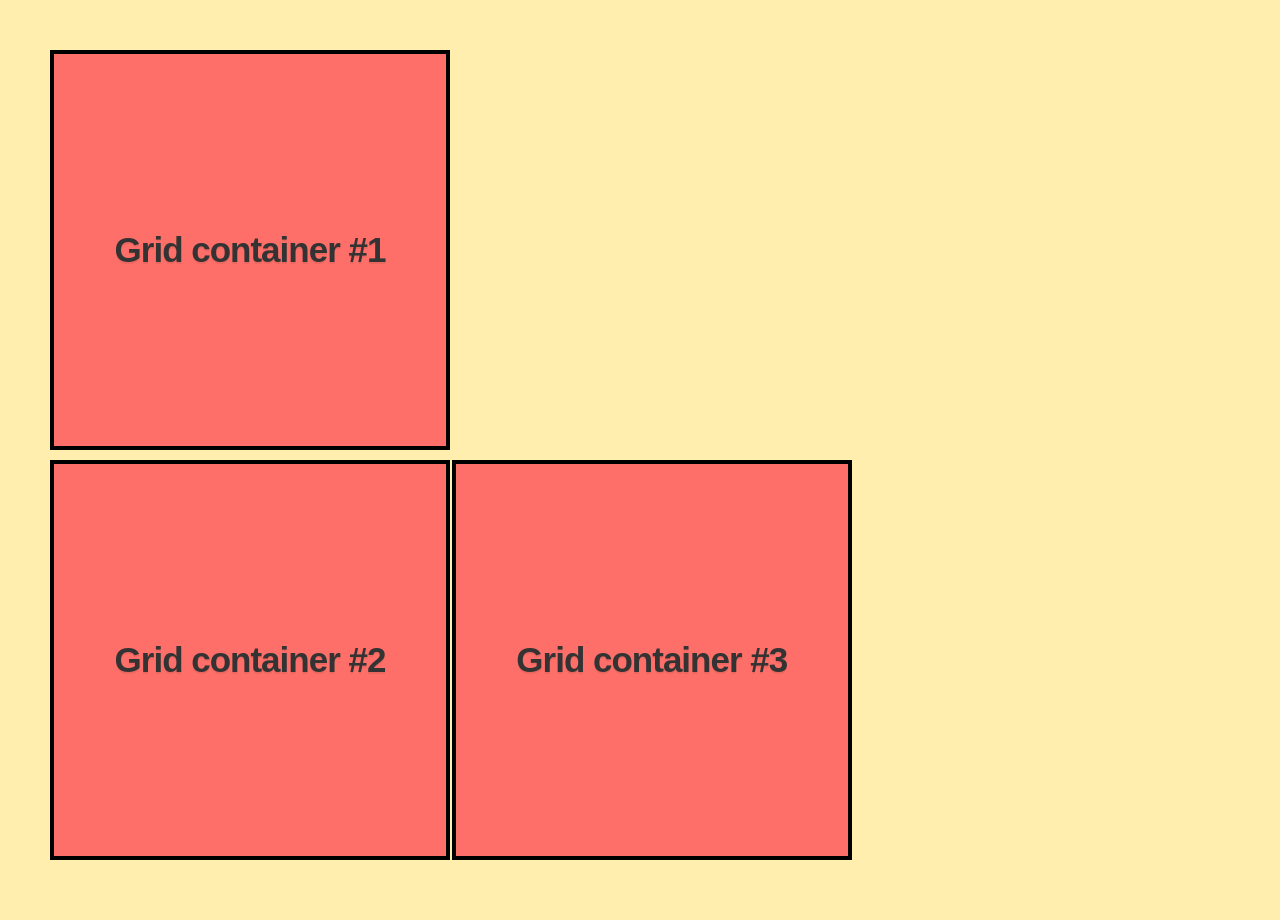
<file: 1-display_property/finish-code/index.html>
<!DOCTYPE html>
<html lang="en">
  <head>
    <meta charset="UTF-8" />
    <meta name="viewport" content="width=device-width, initial-scale=1.0" />
    <link rel="stylesheet" href="./styles.css" />

    <link
      rel="apple-touch-icon"
      sizes="180x180"
      href="../../images/favicon/apple-touch-icon.png"
    />
    <link
      rel="icon"
      type="image/png"
      sizes="32x32"
      href="../../images/favicon/favicon-32x32.png"
    />
    <link
      rel="icon"
      type="image/png"
      sizes="16x16"
      href="../../images/favicon/favicon-16x16.png"
    />
    <link rel="manifest" href="../../images/favicon/site.webmanifest" />

    <title>Display property</title>
  </head>

  <body>
    <div class="container">Grid container #1</div>
    <div class="container-inline">Grid container #2</div>
    <div class="container-inline">Grid container #3</div>
  </body>
</html>
</file>
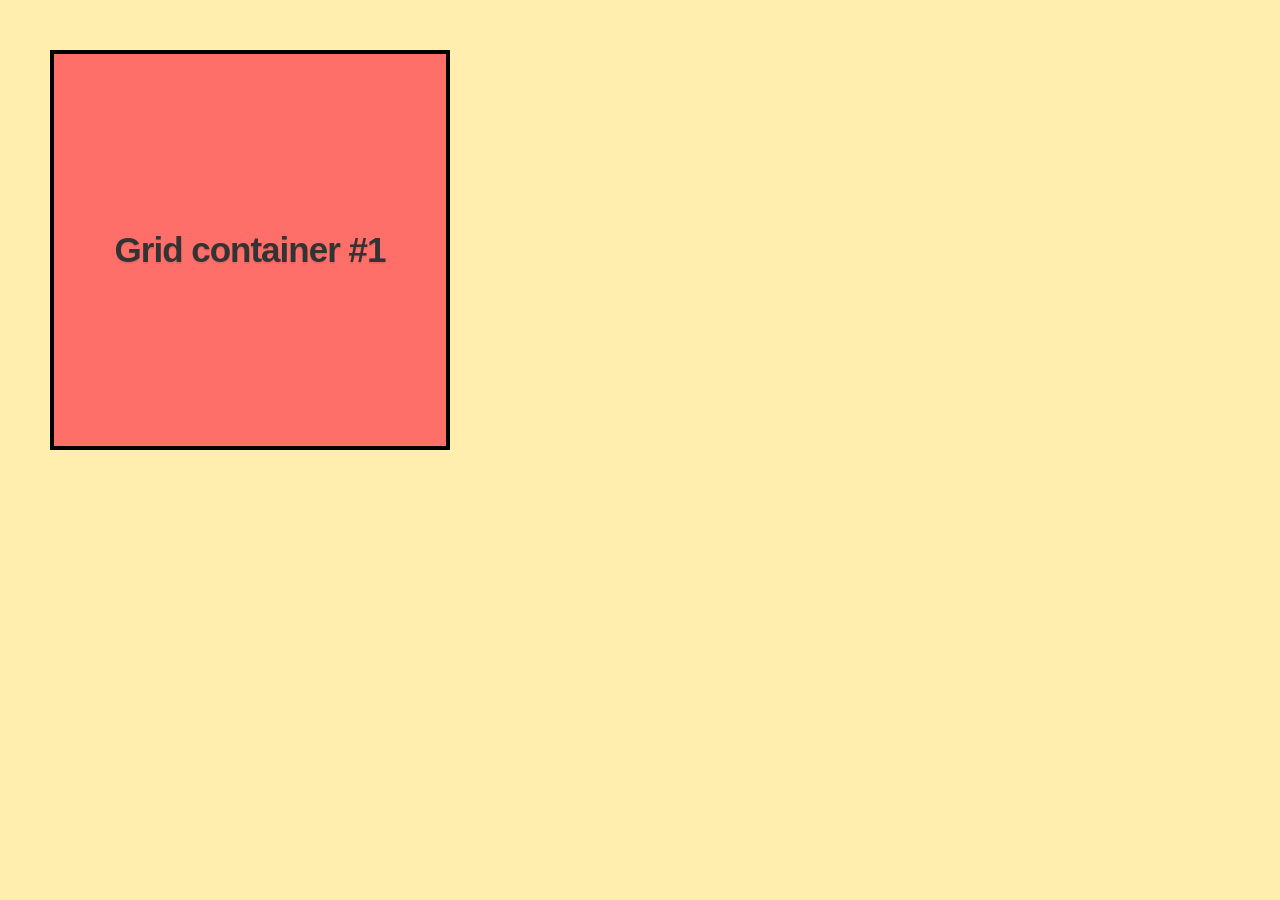
<file: 1-display_property/start-code/index.html>
<!DOCTYPE html>
<html lang="en">
  <head>
    <meta charset="UTF-8" />
    <meta name="viewport" content="width=device-width, initial-scale=1.0" />
    <link rel="stylesheet" href="./styles.css" />
    <title>Display property</title>
  </head>

  <body>
    <div class="container">Grid container #1</div>
  </body>
</html>
</file>
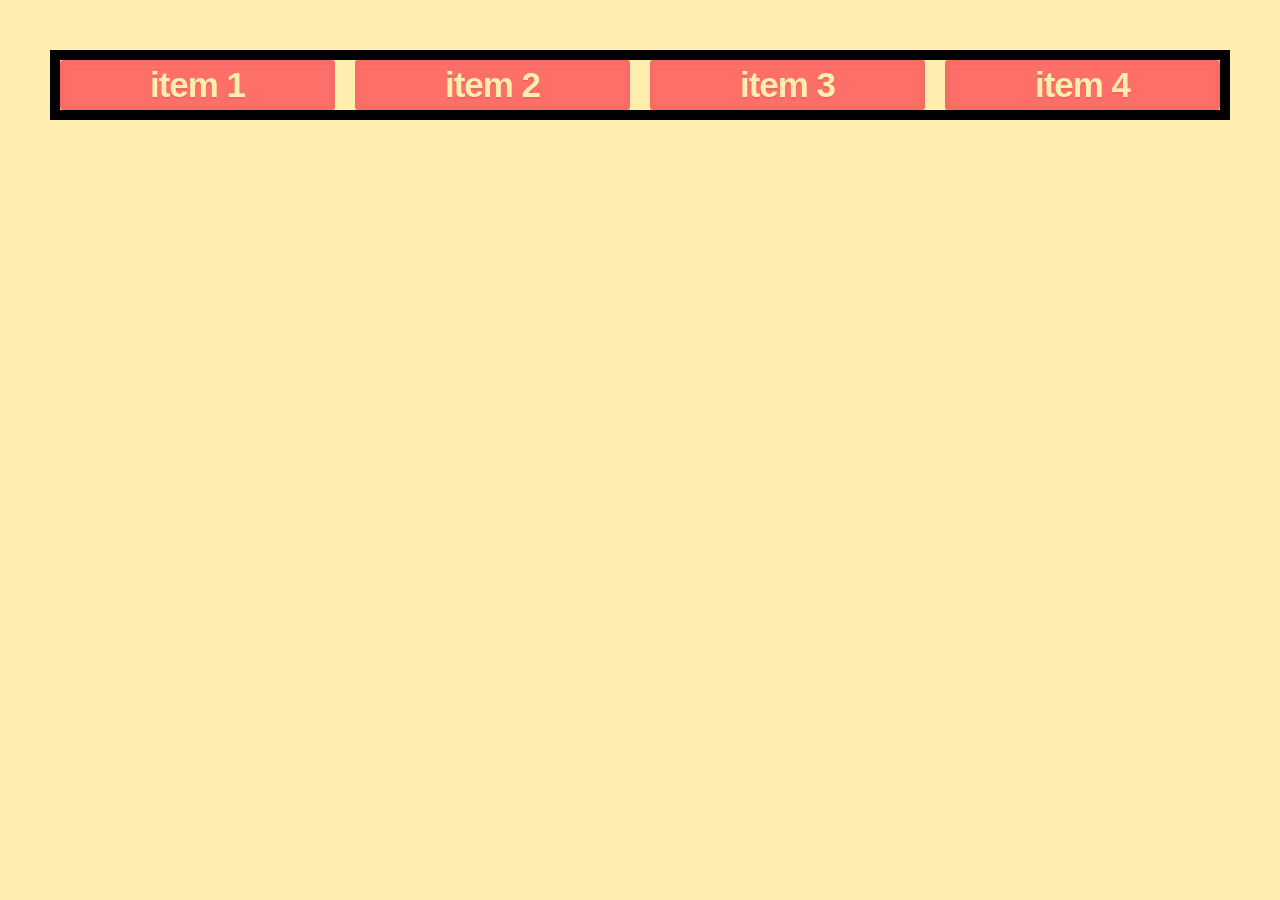
<file: 10-minmax/finish-code/index.html>
<!DOCTYPE html>
<html lang="en">

<head>
    <meta charset="UTF-8">
    <meta name="viewport" content="width=device-width, initial-scale=1.0">
    <link rel="stylesheet" href="./styles.css">
    <title>Display property</title>
</head>

<body>
    <div class="container">
        <div class="grid-item">item 1</div>
        <div class="grid-item">item 2</div>
        <div class="grid-item">item 3</div>
        <div class="grid-item">item 4</div>
    </div>

</body>

</html>
</file>
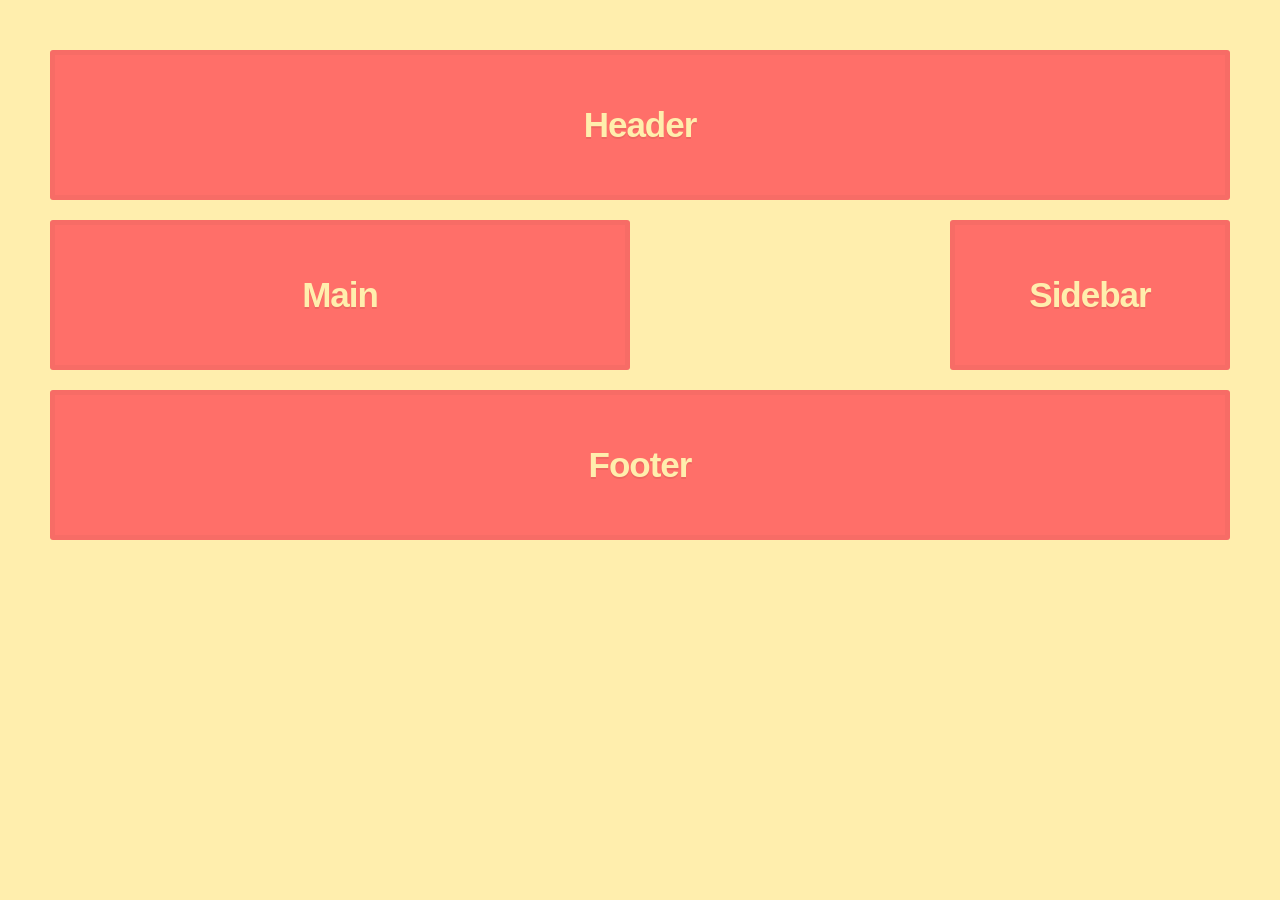
<file: 11-grid-template-areas/finish-code/index.html>
<!DOCTYPE html>
<html lang="en">

<head>
    <meta charset="UTF-8">
    <meta name="viewport" content="width=device-width, initial-scale=1.0">
    <link rel="stylesheet" href="./styles.css">
    <title>Display property</title>
</head>

<body>
    <div class="container">
        <header class="grid-item header">Header</header>
        <aside class="grid-item sidebar">Sidebar</aside>
        <main class="grid-item main">Main</main>
        <footer class="grid-item footer">Footer</footer>
    </div>

</body>

</html>
</file>
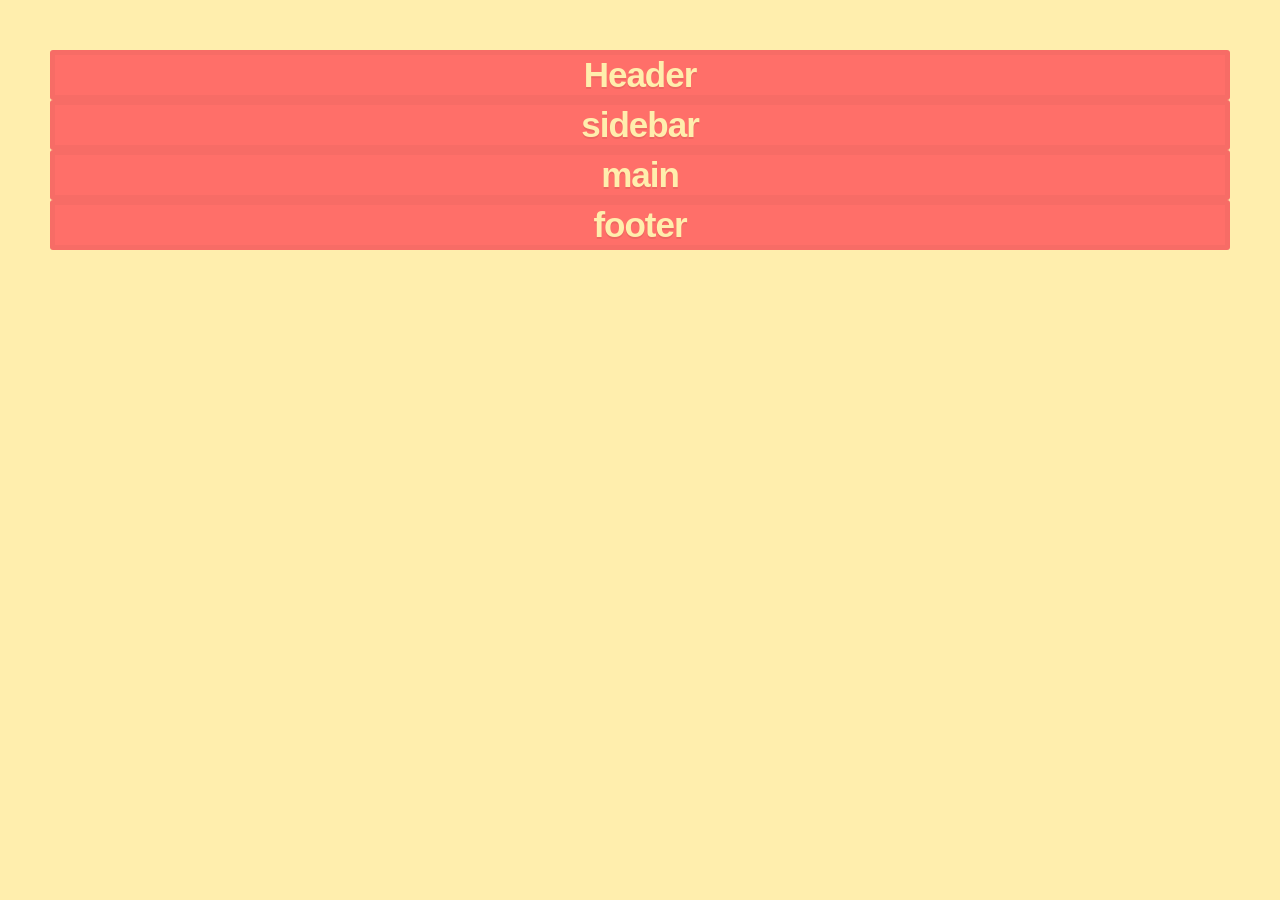
<file: 11-grid-template-areas/start-code/index.html>
<!DOCTYPE html>
<html lang="en">

<head>
    <meta charset="UTF-8">
    <meta name="viewport" content="width=device-width, initial-scale=1.0">
    <link rel="stylesheet" href="./styles.css">
    <title>Display property</title>
</head>

<body>
    <div class="container">
        <header class="grid-item header">Header</header>
        <aside class="grid-item sidebar">sidebar</aside>
        <main class="grid-item main">main</main>
        <footer class="grid-item footer">footer</footer>
    </div>

</body>

</html>
</file>
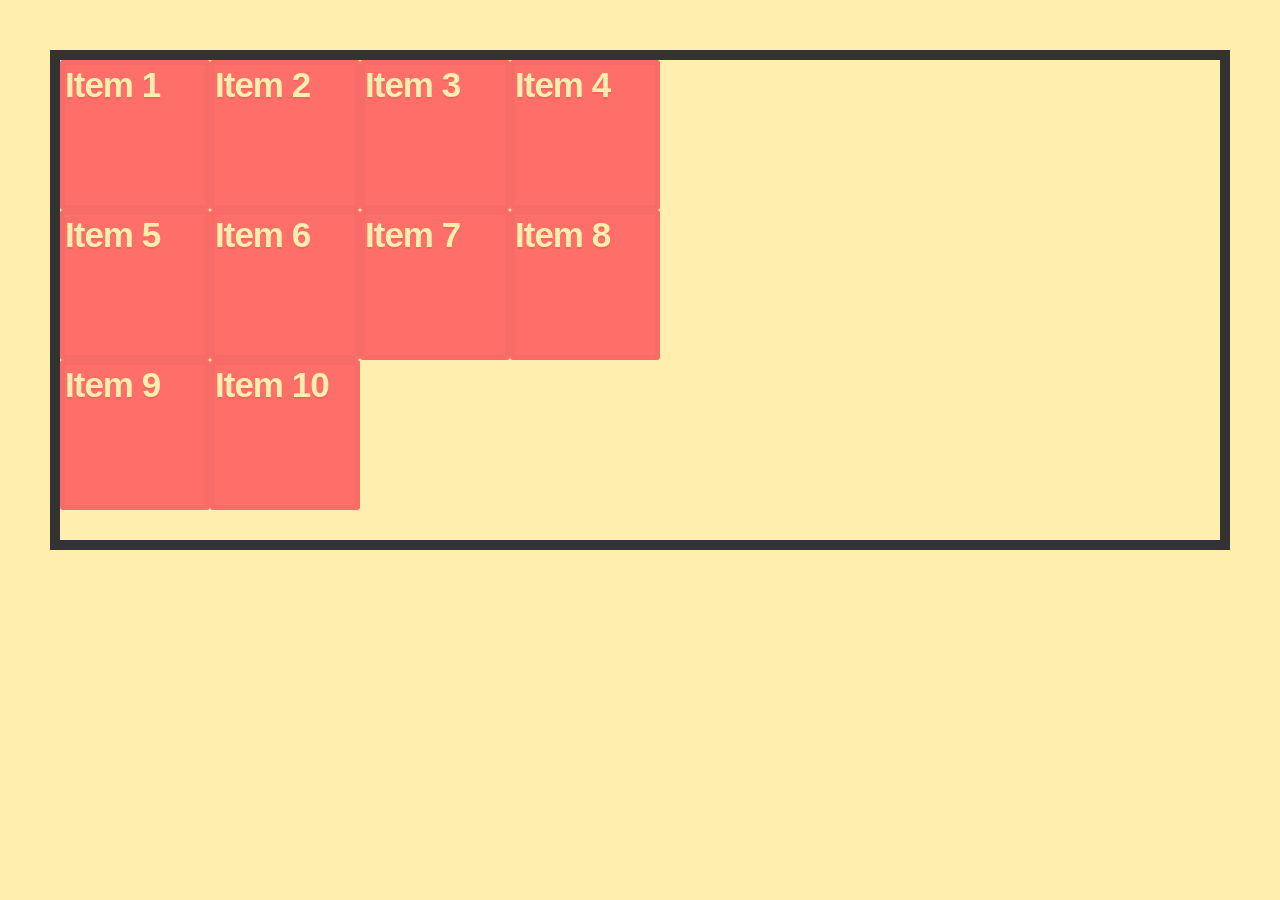
<file: 12-grid alignment and justification/finish-code/index.html>
<!DOCTYPE html>
<html lang="en">

<head>
    <meta charset="UTF-8">
    <meta name="viewport" content="width=device-width, initial-scale=1.0">
    <link rel="stylesheet" href="./styles.css">
    <title>Display property</title>
</head>

<body>
    <div class="container">
        <div class="grid-item">Item 1</div>
        <div class="grid-item">Item 2</div>
        <div class="grid-item">Item 3</div>
        <div class="grid-item item-4">Item 4</div>
        <div class="grid-item">Item 5</div>
        <div class="grid-item">Item 6</div>
        <div class="grid-item">Item 7</div>
        <div class="grid-item">Item 8</div>
        <div class="grid-item">Item 9</div>
        <div class="grid-item">Item 10</div>
    </div>

</body>

</html>
</file>
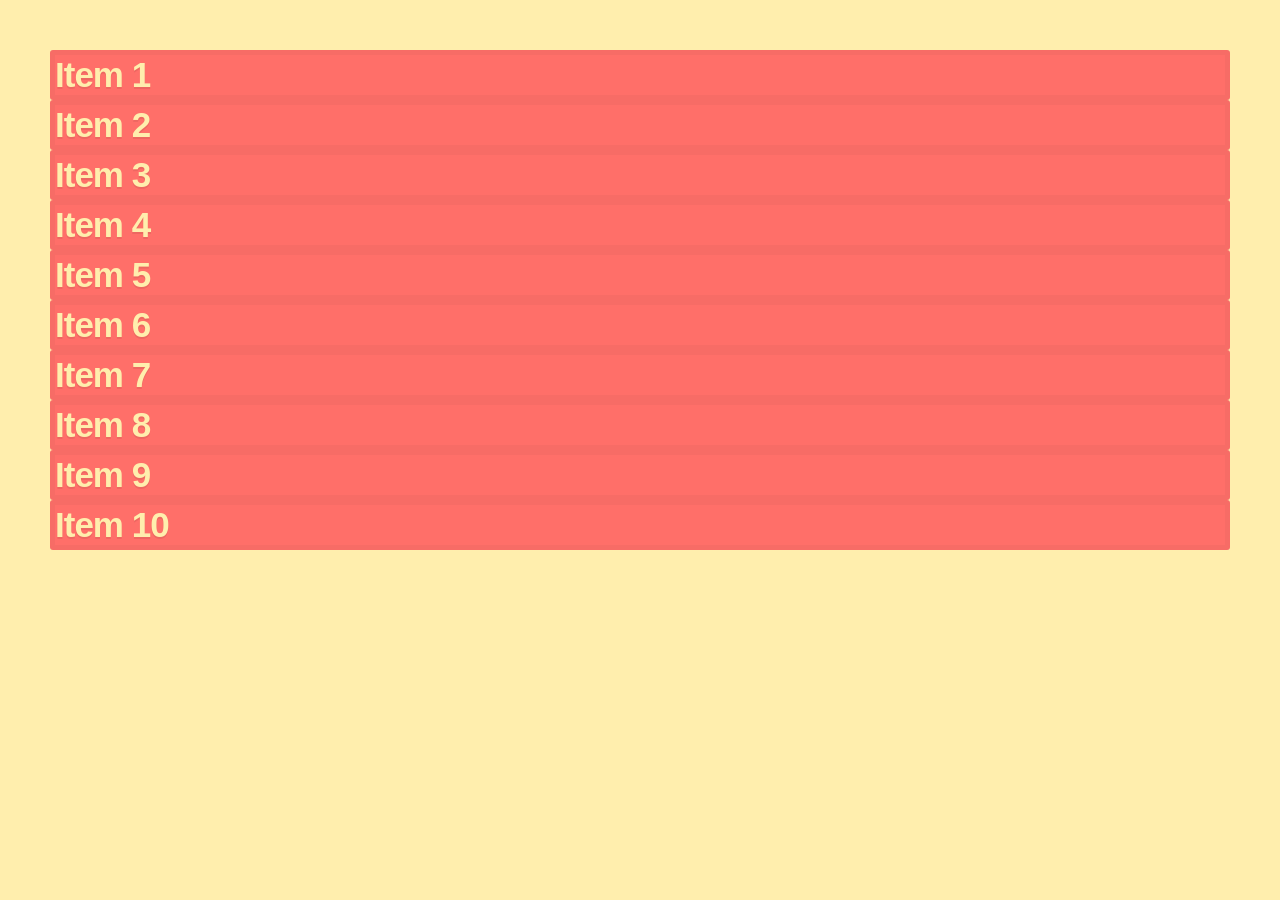
<file: 12-grid alignment and justification/start-code/index.html>
<!DOCTYPE html>
<html lang="en">

<head>
    <meta charset="UTF-8">
    <meta name="viewport" content="width=device-width, initial-scale=1.0">
    <link rel="stylesheet" href="./styles.css">
    <title>Display property</title>
</head>

<body>
    <div class="container">
        <div class="grid-item">Item 1</div>
        <div class="grid-item">Item 2</div>
        <div class="grid-item">Item 3</div>
        <div class="grid-item">Item 4</div>
        <div class="grid-item">Item 5</div>
        <div class="grid-item">Item 6</div>
        <div class="grid-item">Item 7</div>
        <div class="grid-item">Item 8</div>
        <div class="grid-item">Item 9</div>
        <div class="grid-item">Item 10</div>
    </div>

</body>

</html>
</file>
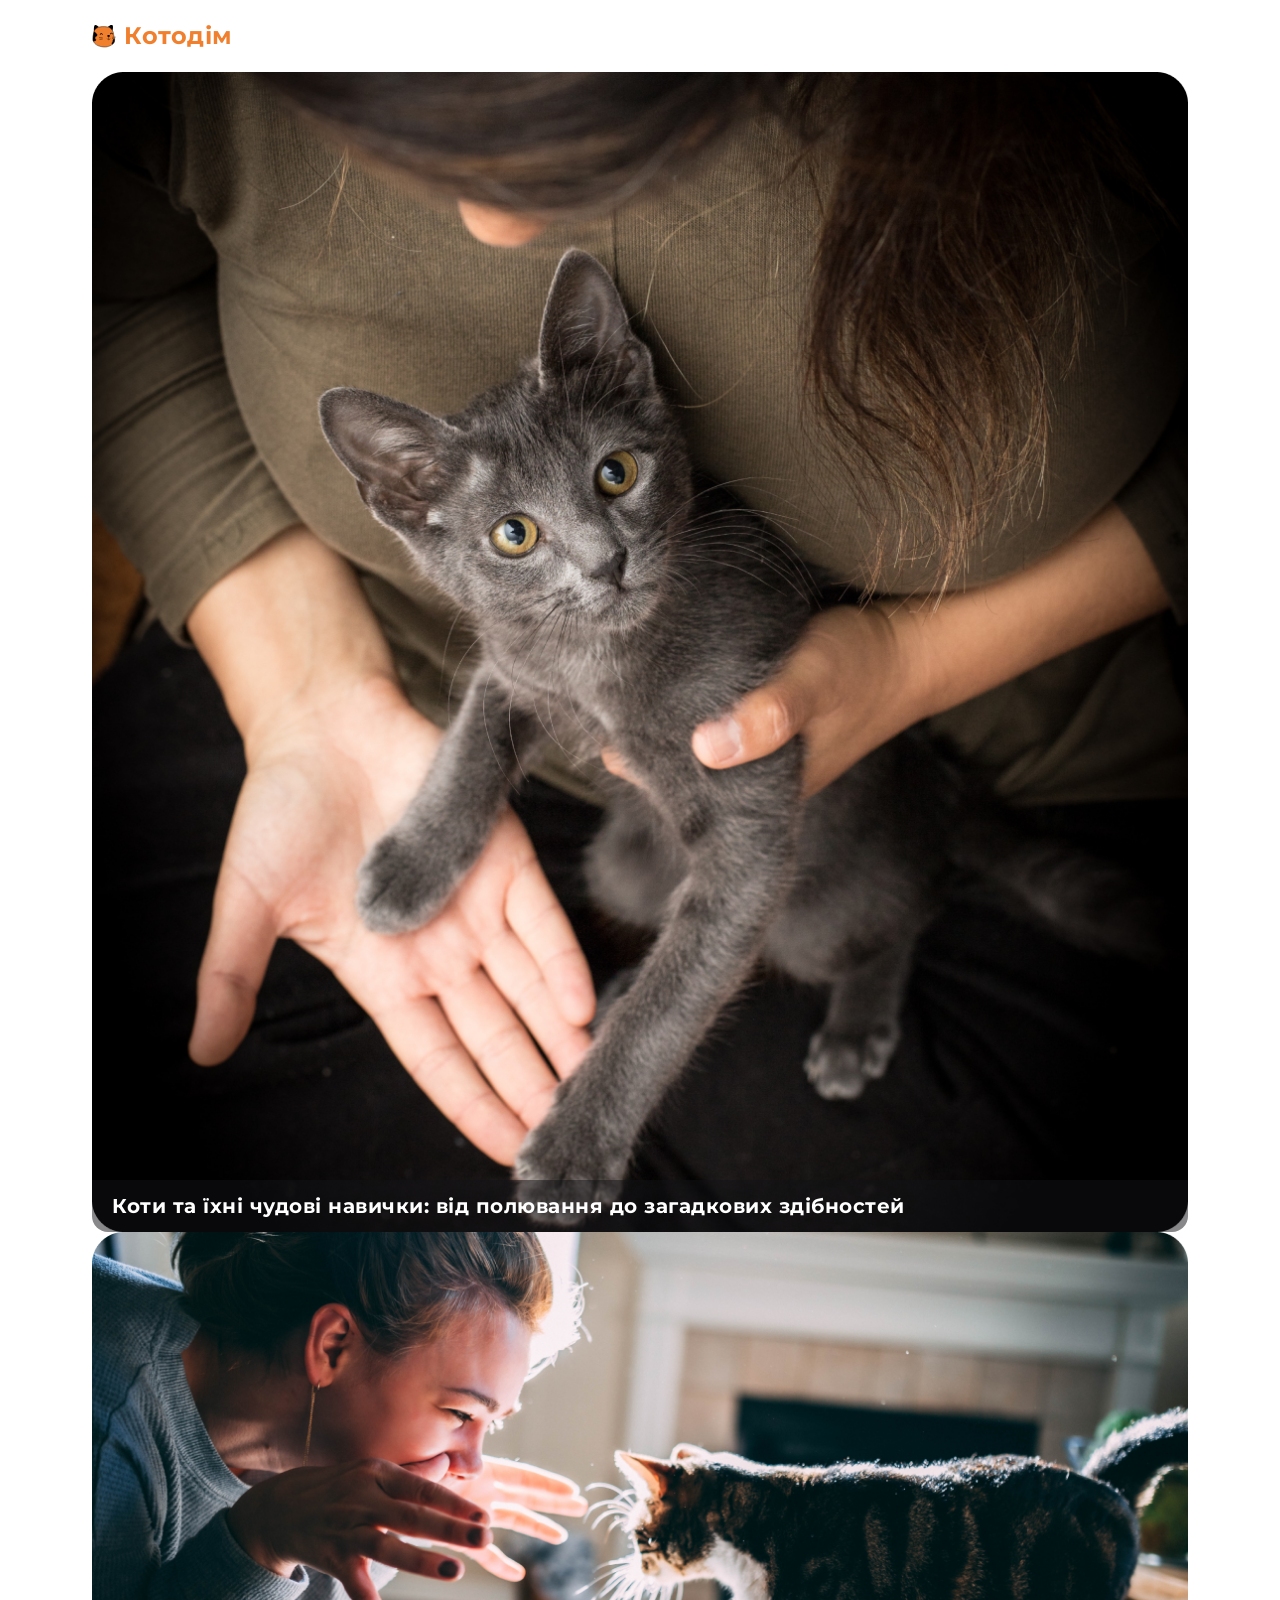
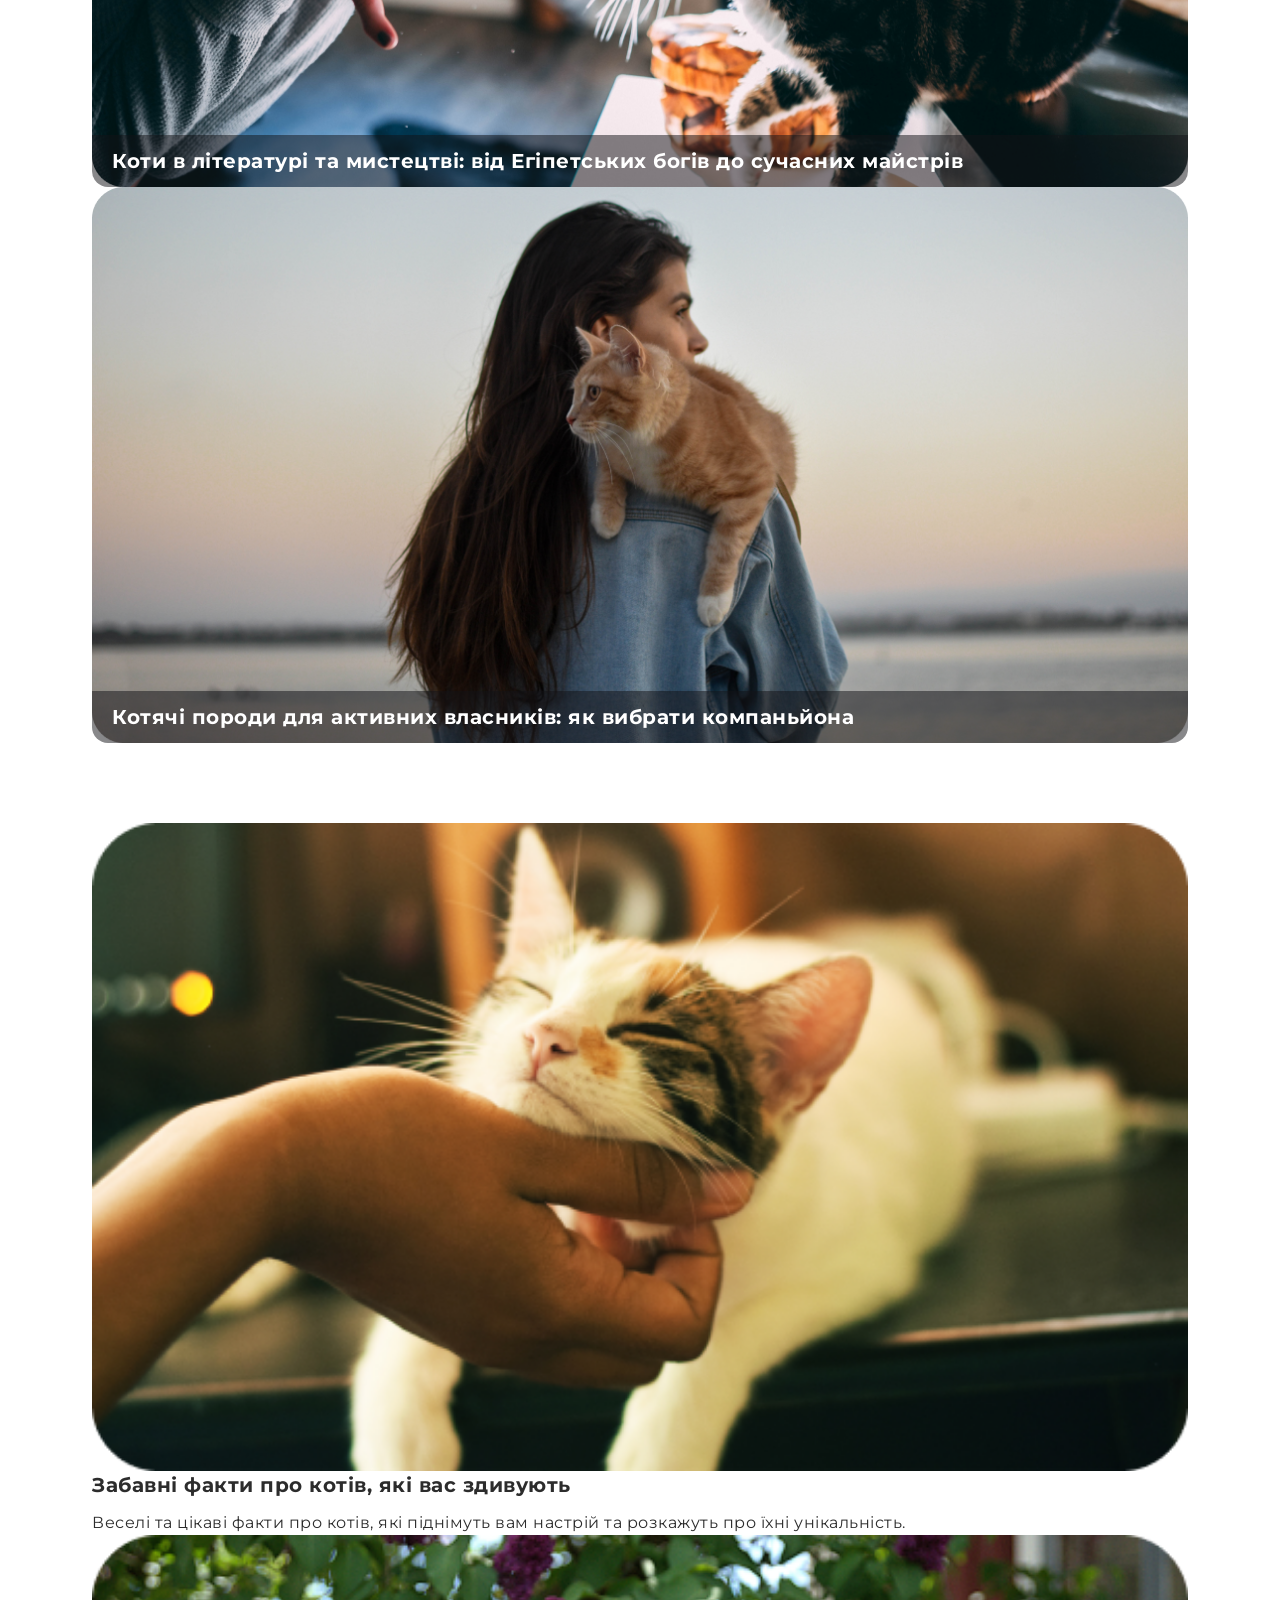
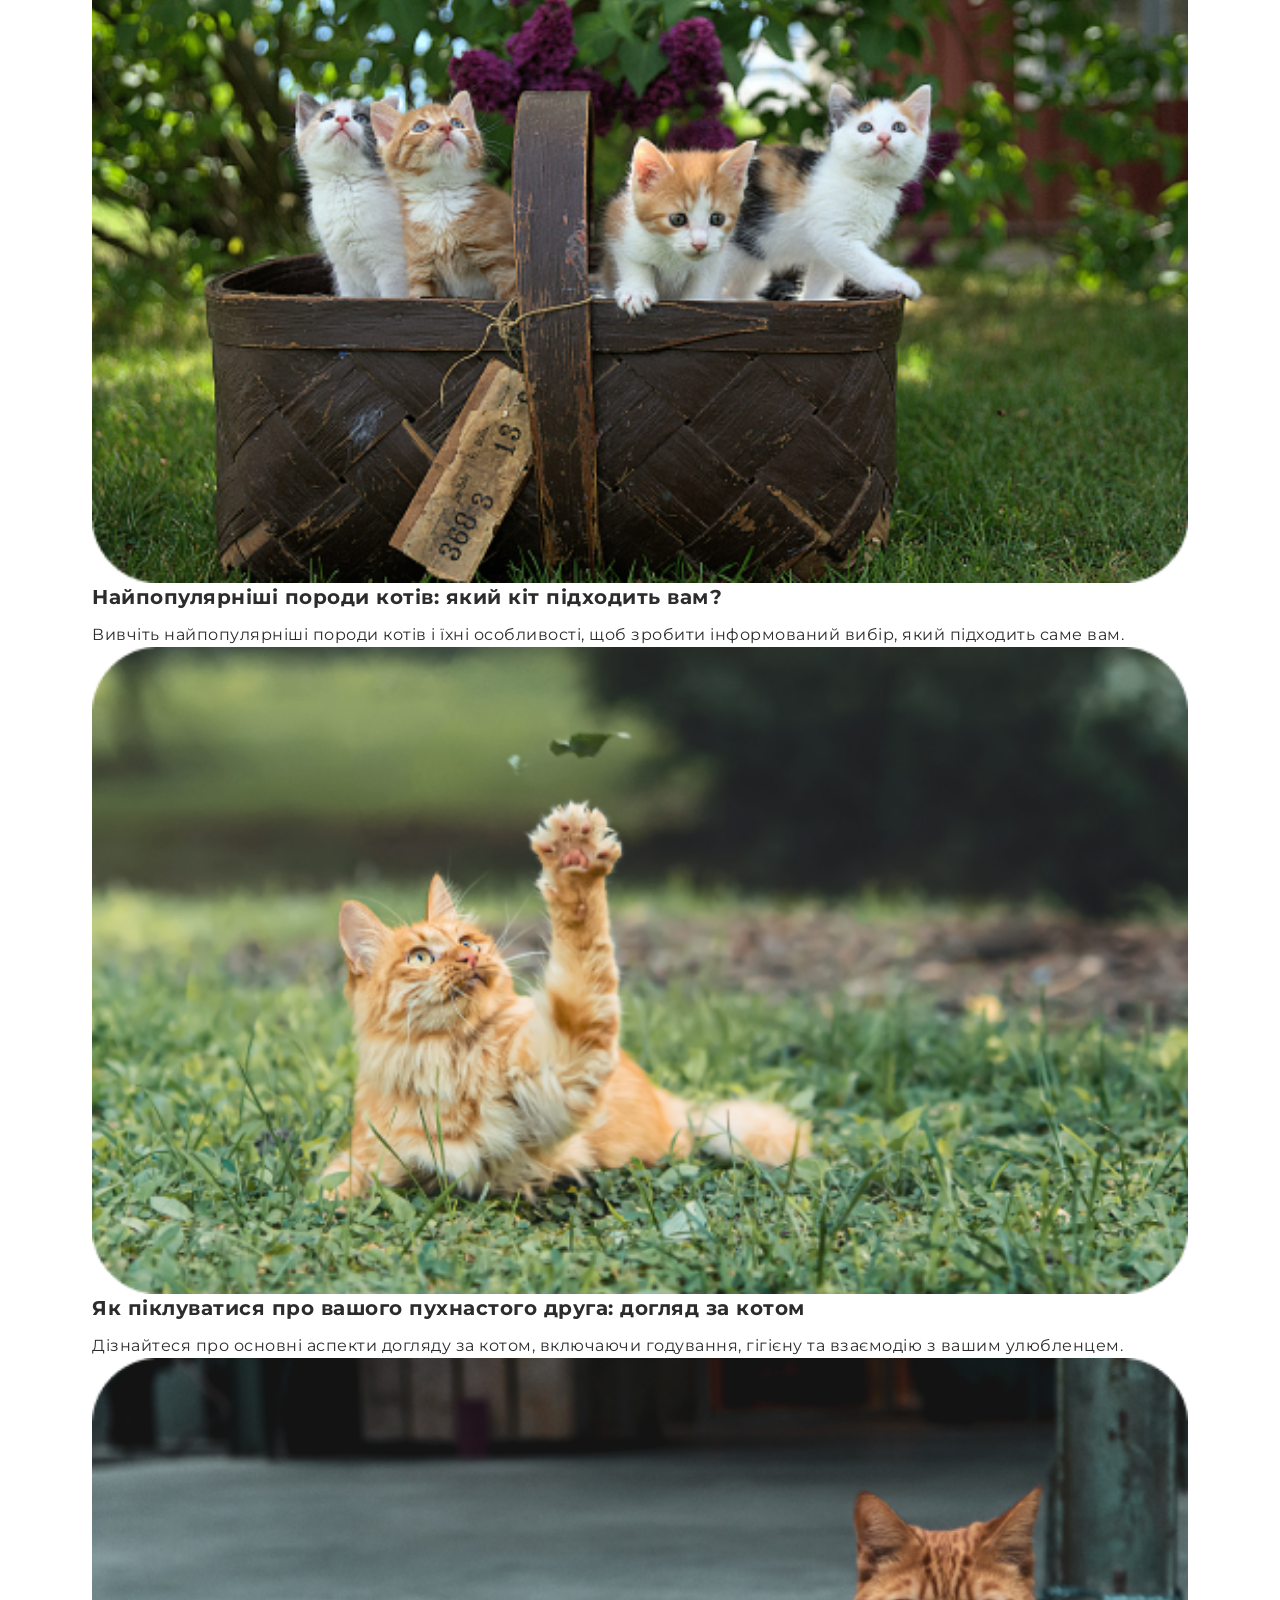
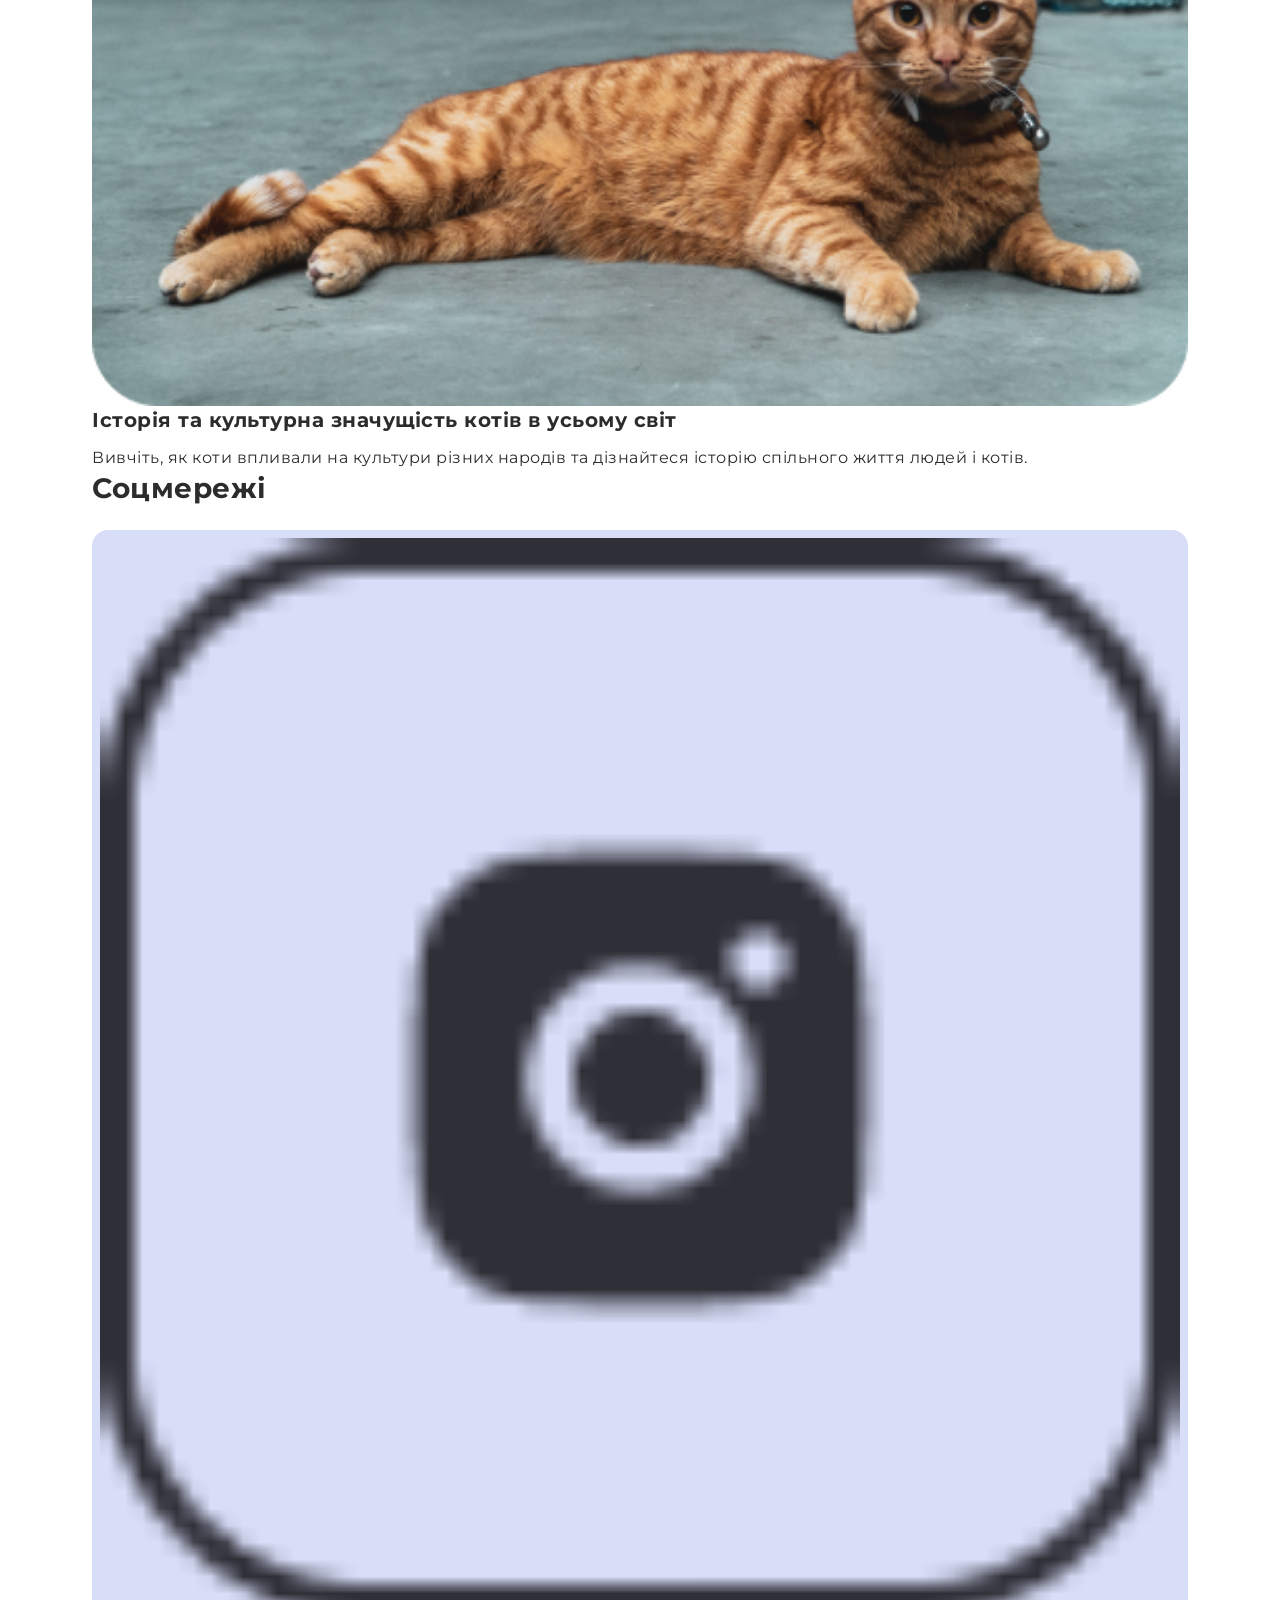
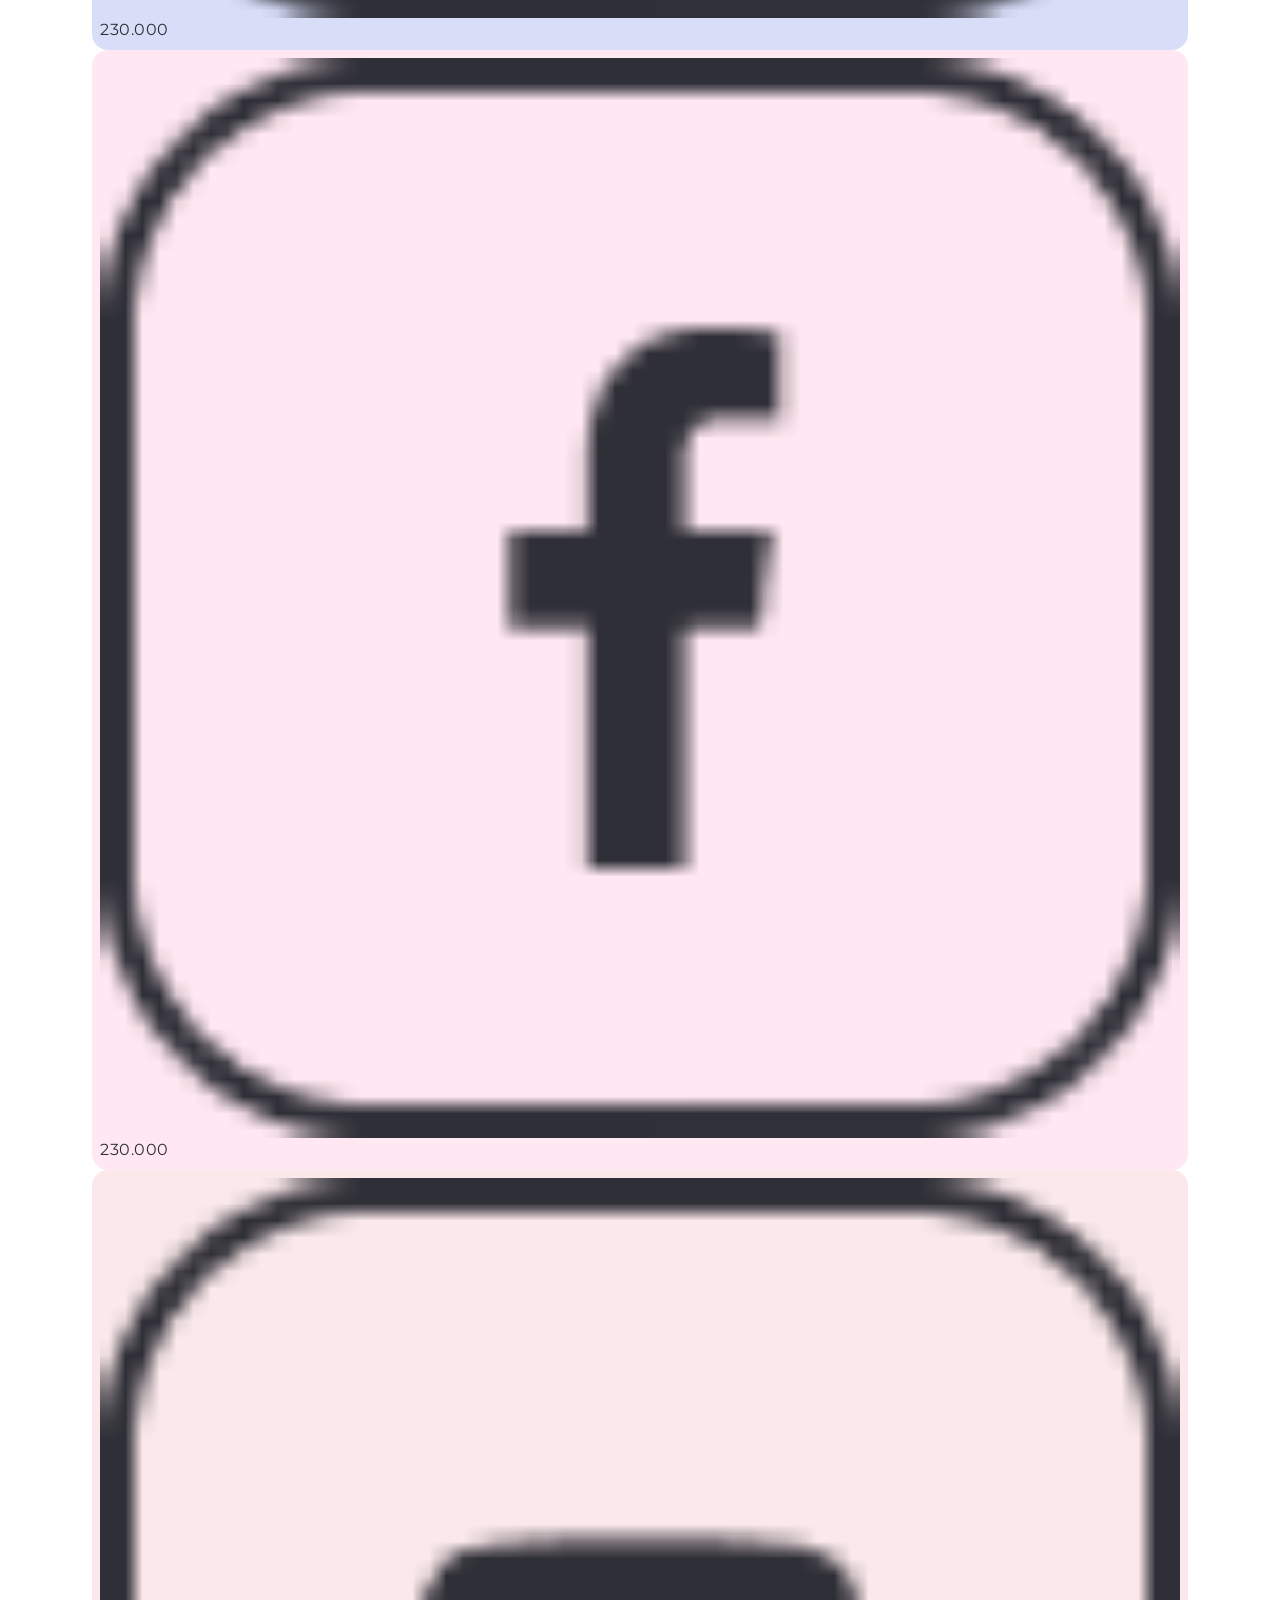
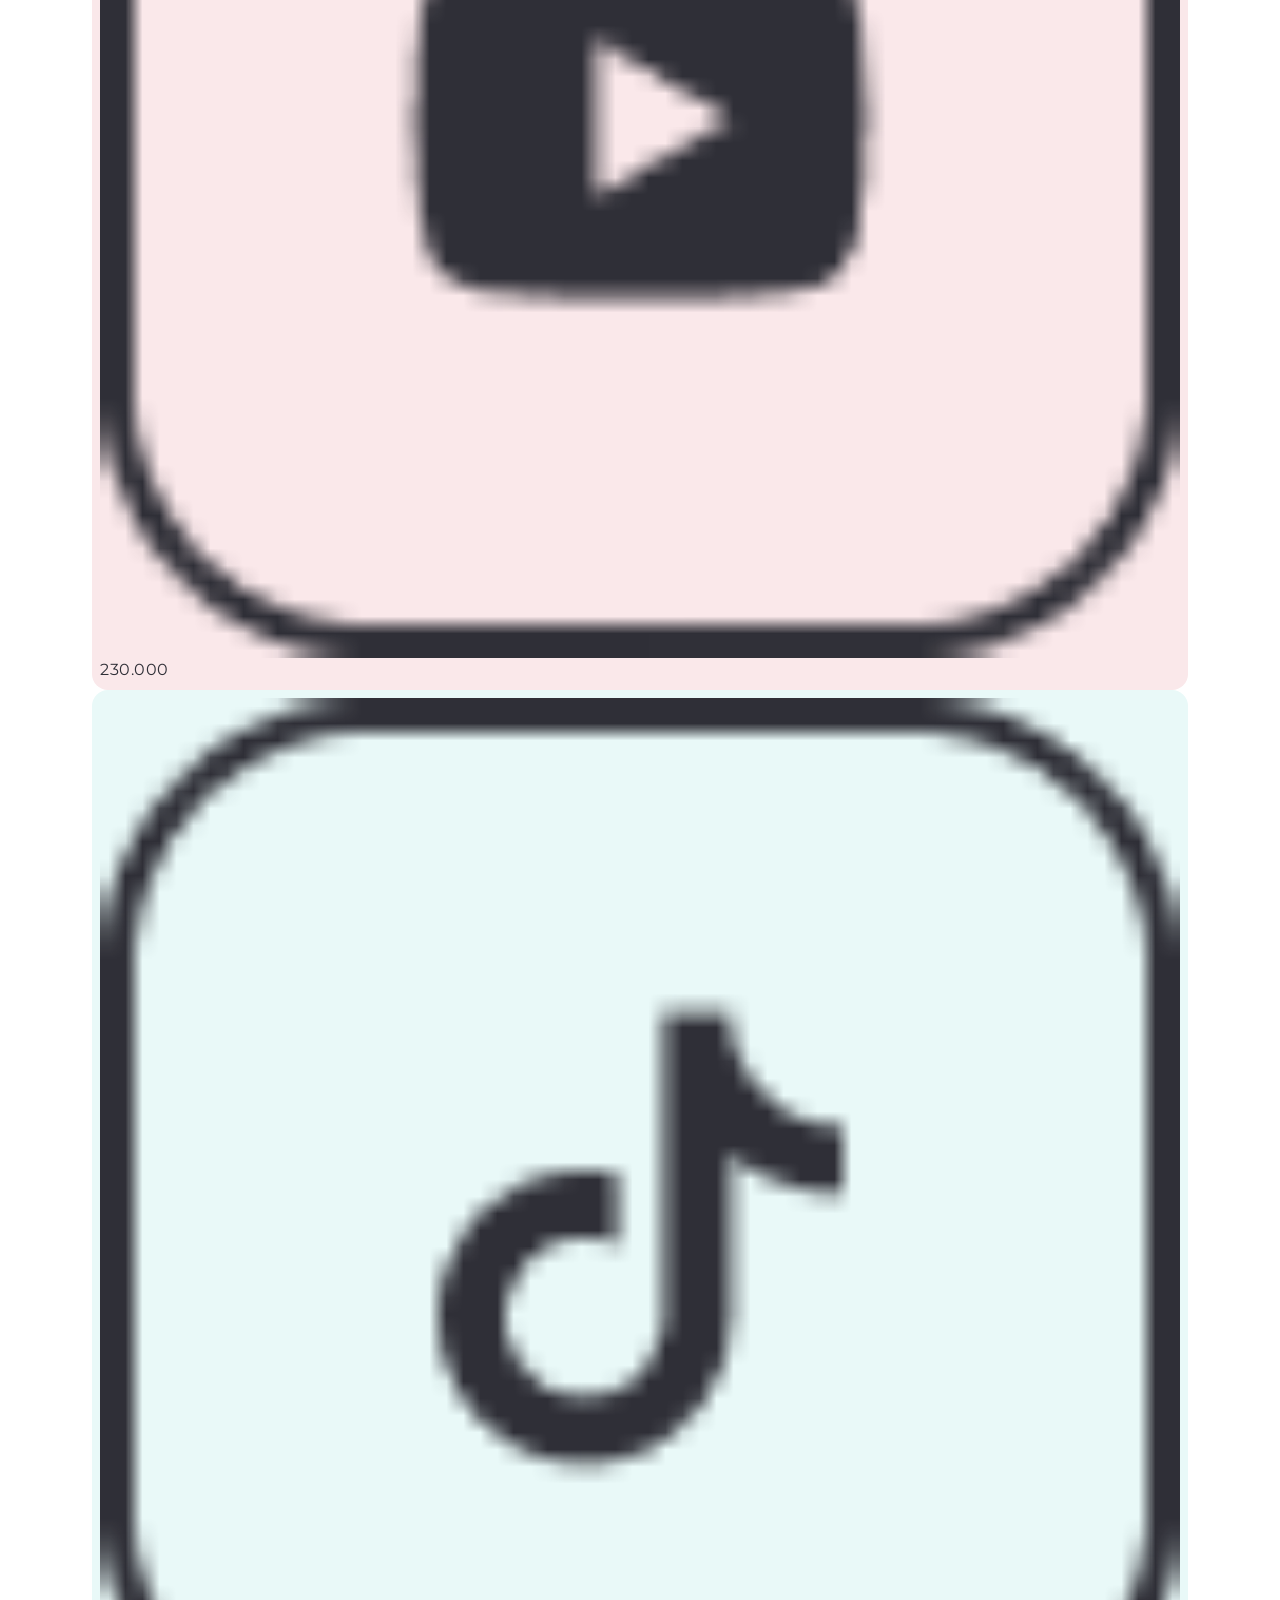
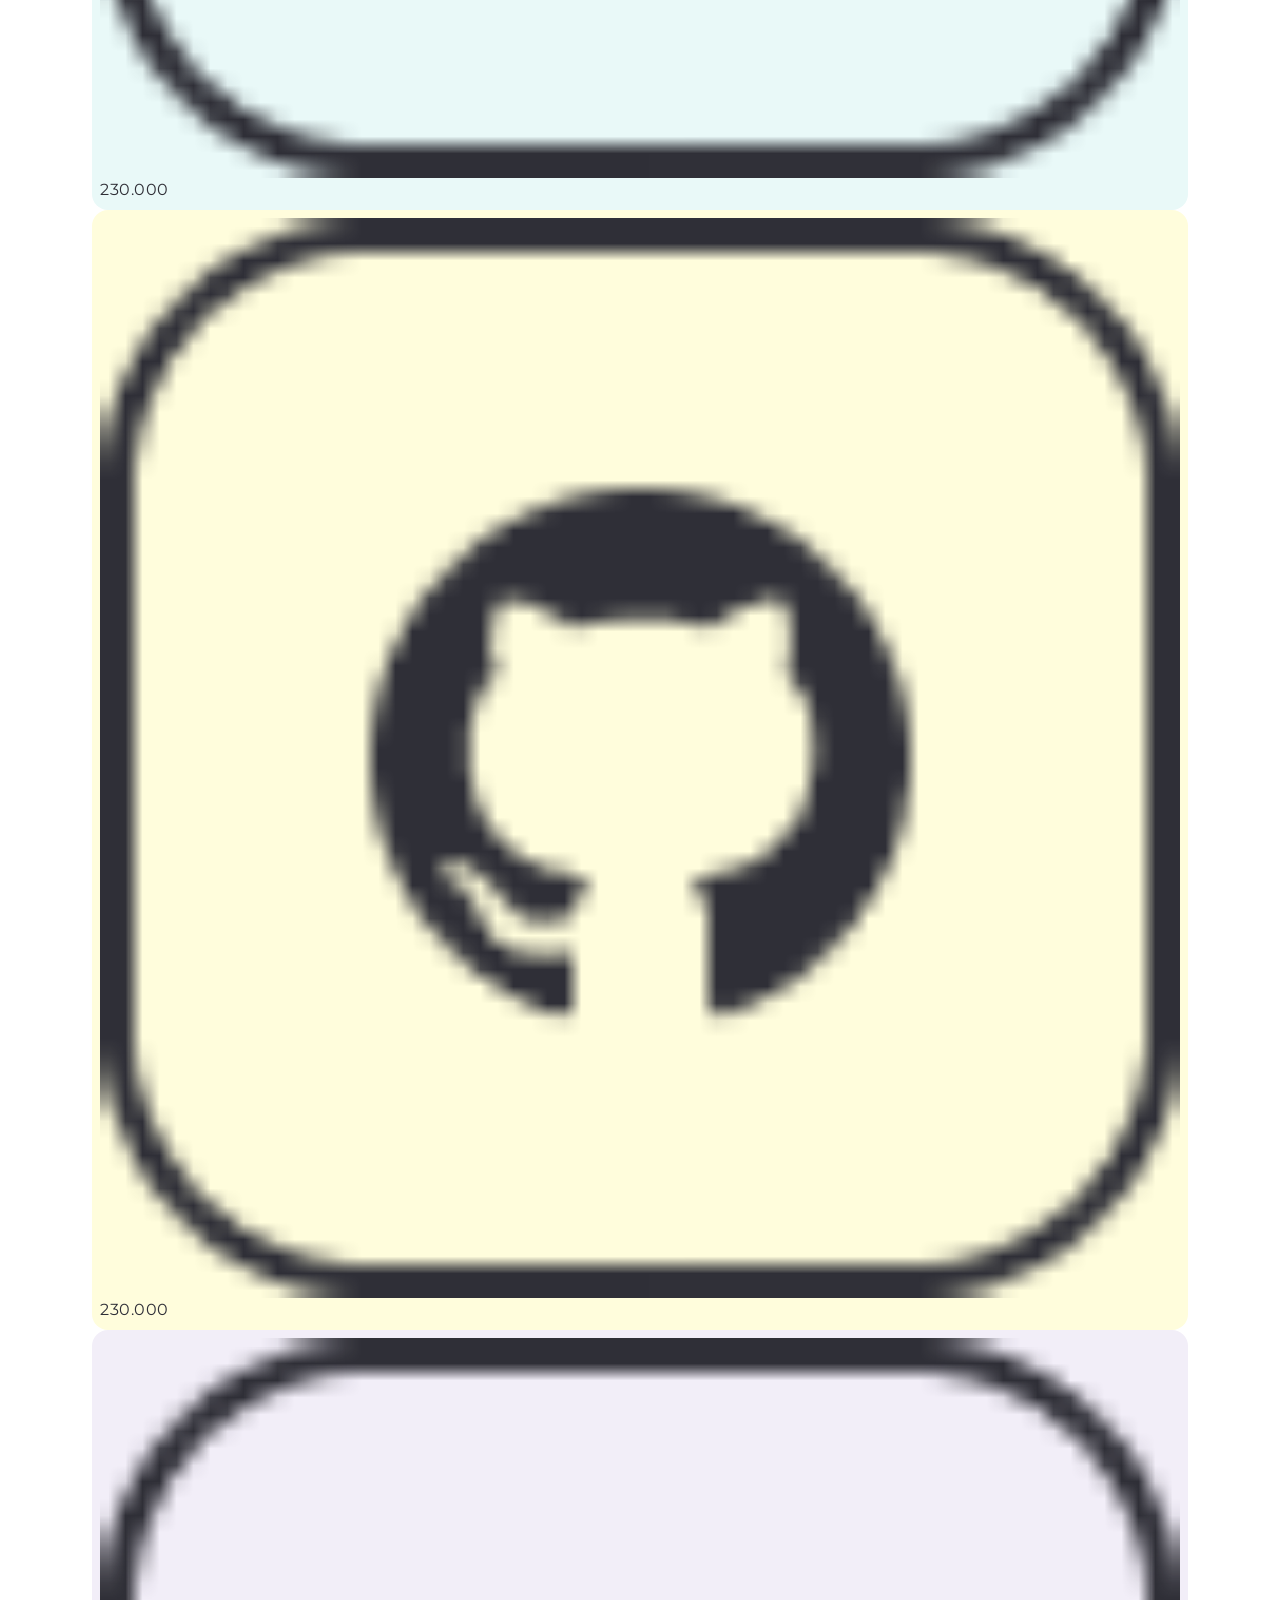
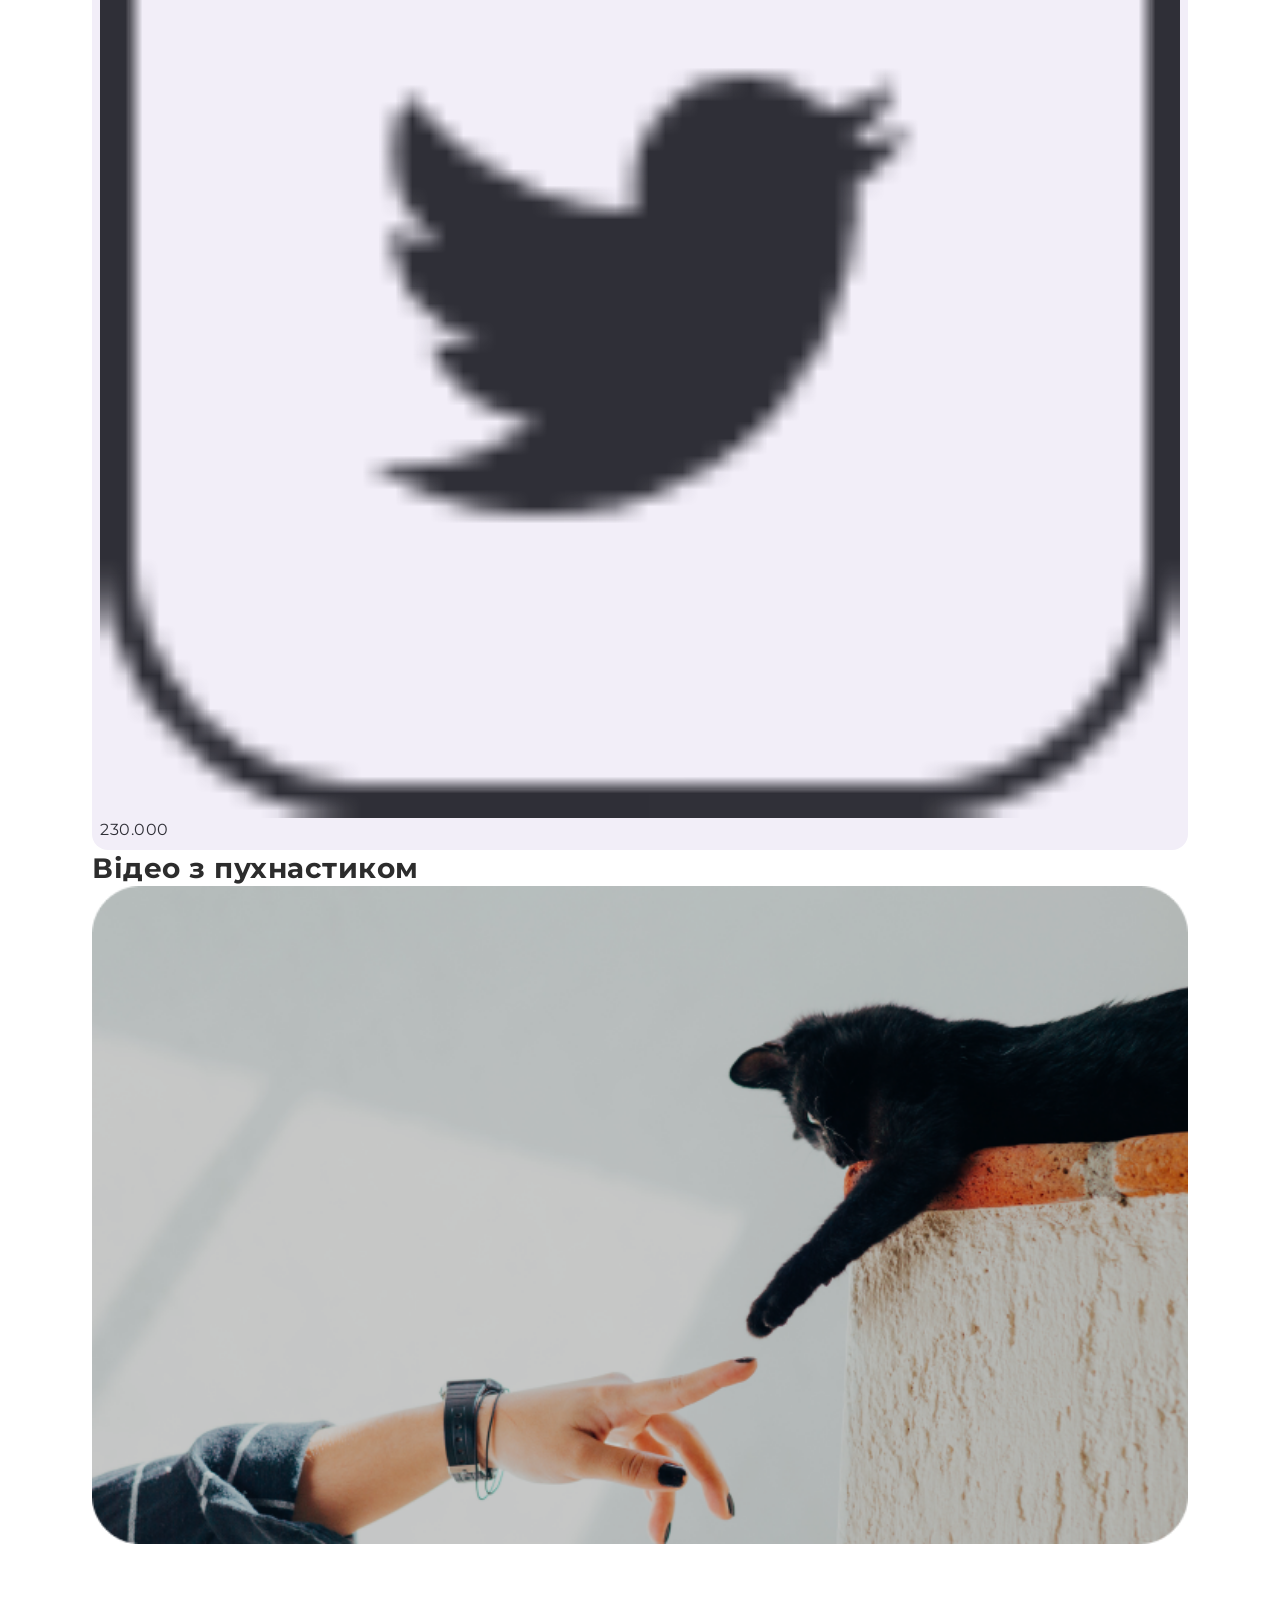
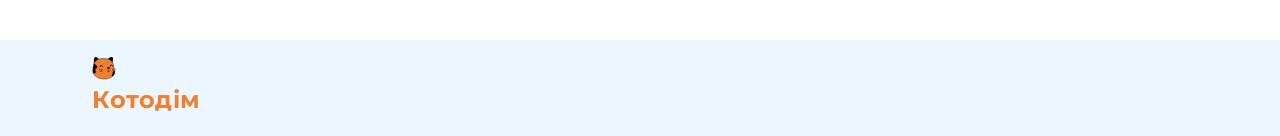
<file: 14-Project(header)/finish code/index.html>
<!DOCTYPE html>
<html lang="en">

<head>
    <meta charset="UTF-8">
    <meta name="viewport" content="width=device-width, initial-scale=1.0">
    <link rel="preconnect" href="https://fonts.googleapis.com">
    <link rel="preconnect" href="https://fonts.gstatic.com" crossorigin>
    <link href="https://fonts.googleapis.com/css2?family=Montserrat:wght@400;700&display=swap" rel="stylesheet">
    <link rel="stylesheet" href="./styles.css">
    <title>Project</title>
</head>

<body>
    <header class="header">
        <div class="container header-container">
            <img src="./img/cat.svg" alt="cat" class="logo">
            <h1 class="label">Котодім</h1>
        </div>
    </header>
    <main class="main">
        <div class="container">
            <ul class="posts">
                <li class="post">
                    <a href="#">
                        <img src="./img/picture 1.png" alt="kitten" class="post-img">
                        <div class="overlay">
                            <h2 class="post-title sub-title">Коти та їхні чудові навички: від полювання до загадкових
                                здібностей</h2>
                        </div>
                    </a>
                </li>
                <li class="post">
                    <a href="#">
                        <img src="./img/picture 2.png" alt="scary kitten" class="post-img">
                        <div class="overlay">
                            <h2 class="post-title sub-title">Коти в літературі та мистецтві: від Егіпетських богів до
                                сучасних
                                майстрів</h2>
                        </div>
                    </a>
                </li>
                <li class="post">
                    <a href="#">
                        <img src="./img/picture 3.png" alt="cat" class="post-img">
                        <div class="overlay">
                            <h2 class="post-title sub-title">Котячі породи для активних власників: як вибрати
                                компаньйона
                            </h2>
                        </div>
                    </a>
                </li>
            </ul>
            <section class="longread">
                <ul class="blog">
                    <li class="blog-item">
                        <a href="#" class="blog-link">
                            <img src="./img/1.png" alt="cat" class="blog-photo">
                            <div class="wrapper">
                                <h2 class="blog-title sub-title">Забавні факти про котів, які вас здивують</h2>
                                <p class="blog-text">Веселі та цікаві факти про котів, які піднімуть вам настрій та
                                    розкажуть про їхні унікальність.</p>
                            </div>
                        </a>
                    </li>
                    <li class="blog-item">
                        <a href="#" class="blog-link">
                            <img src="./img/2.png" alt="cats" class="blog-photo">
                            <div class="wrapper">
                                <h2 class="blog-title sub-title">Найпопулярніші породи котів: який кіт підходить вам?
                                </h2>
                                <p class="blog-text">Вивчіть найпопулярніші породи котів і їхні особливості, щоб зробити
                                    інформований вибір, який підходить саме вам.</p>
                            </div>
                        </a>
                    </li>
                    <li class="blog-item">
                        <a href="#" class="blog-link">
                            <img src="./img/4.png" alt="red-cat" class="blog-photo">
                            <div class="wrapper">
                                <h2 class="blog-title sub-title">Як піклуватися про вашого пухнастого друга: догляд за
                                    котом
                                </h2>
                                <p class="blog-text">Дізнайтеся про основні аспекти догляду за котом, включаючи
                                    годування,
                                    гігієну та взаємодію з вашим улюбленцем.</p>
                            </div>
                        </a>
                    </li>
                    <li class="blog-item">
                        <a href="#" class="blog-link">
                            <img src="./img/3.png" alt="red-cat" class="blog-photo">
                            <div class="wrapper">
                                <h2 class="blog-title sub-title">Історія та культурна значущість котів в усьому світ
                                </h2>
                                <p class="blog-text">Вивчіть, як коти впливали на культури різних народів та дізнайтеся
                                    історію спільного життя людей і котів.</p>
                            </div>
                        </a>
                    </li>
                </ul>
                <div class="socials">
                    <h2 class="socials-title title">Соцмережі</h2>
                    <ul class="socials-list">
                        <li class="socials-item">
                            <a href="#" class="social-link">
                                <img src="./img/instagram.png" alt="instagram" class="social-icon">
                                <p class="social-subscripers">230.000</p>
                            </a>
                        </li>
                        <li class="socials-item">
                            <a href="#" class="social-link">
                                <img src="./img/facebook.png" alt="facebook" class="social-icon">
                                <p class="social-subscripers">230.000</p>
                            </a>
                        </li>
                        <li class="socials-item">
                            <a href="#" class="social-link">
                                <img src="./img/youtube.png" alt="youtube" class="social-icon">
                                <p class="social-subscripers">230.000</p>
                            </a>
                        </li>
                        <li class="socials-item">
                            <a href="#" class="social-link">
                                <img src="./img/tiktok.png" alt="tiktok" class="social-icon">
                                <p class="social-subscripers">230.000</p>
                            </a>
                        </li>
                        <li class="socials-item">
                            <a href="#" class="social-link">
                                <img src="./img/github.png" alt="github" class="social-icon">
                                <p class="social-subscripers">230.000</p>
                            </a>
                        </li>
                        <li class="socials-item">
                            <a href="#" class="social-link">
                                <img src="./img/twitter.png" alt="twitter" class="social-icon">
                                <p class="social-subscripers">230.000</p>
                            </a>
                        </li>
                    </ul>
                </div>
                <div class="video">
                    <h2 class="video-title title">Відео з пухнастиком</h2>
                    <img src="./img/picture.png" alt="video">
                </div>
            </section>
        </div>
    </main>
    <footer class="footer">
        <div class="container">
            <img src="./img/cat.svg" alt="cat" class="logo">
            <h2 class="label">Котодім</h2>
        </div>
    </footer>
</body>

</html>
</file>
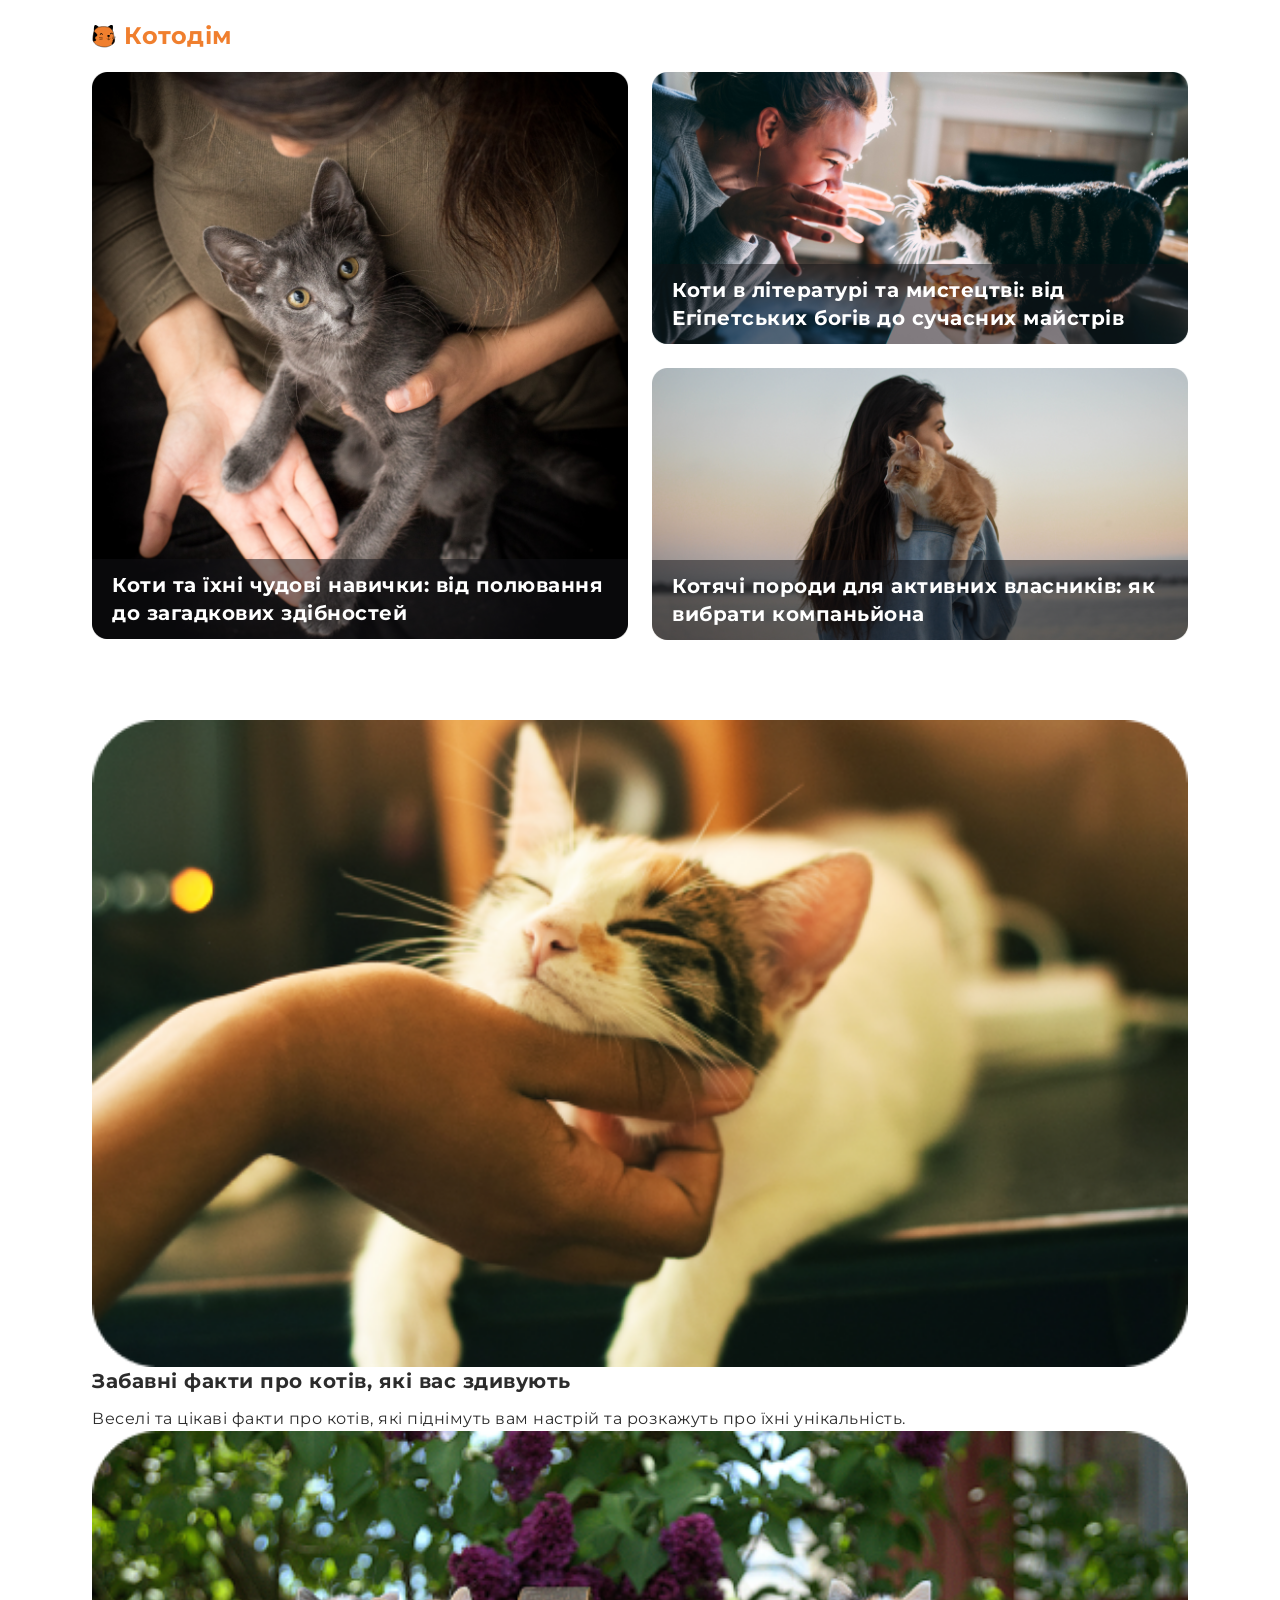
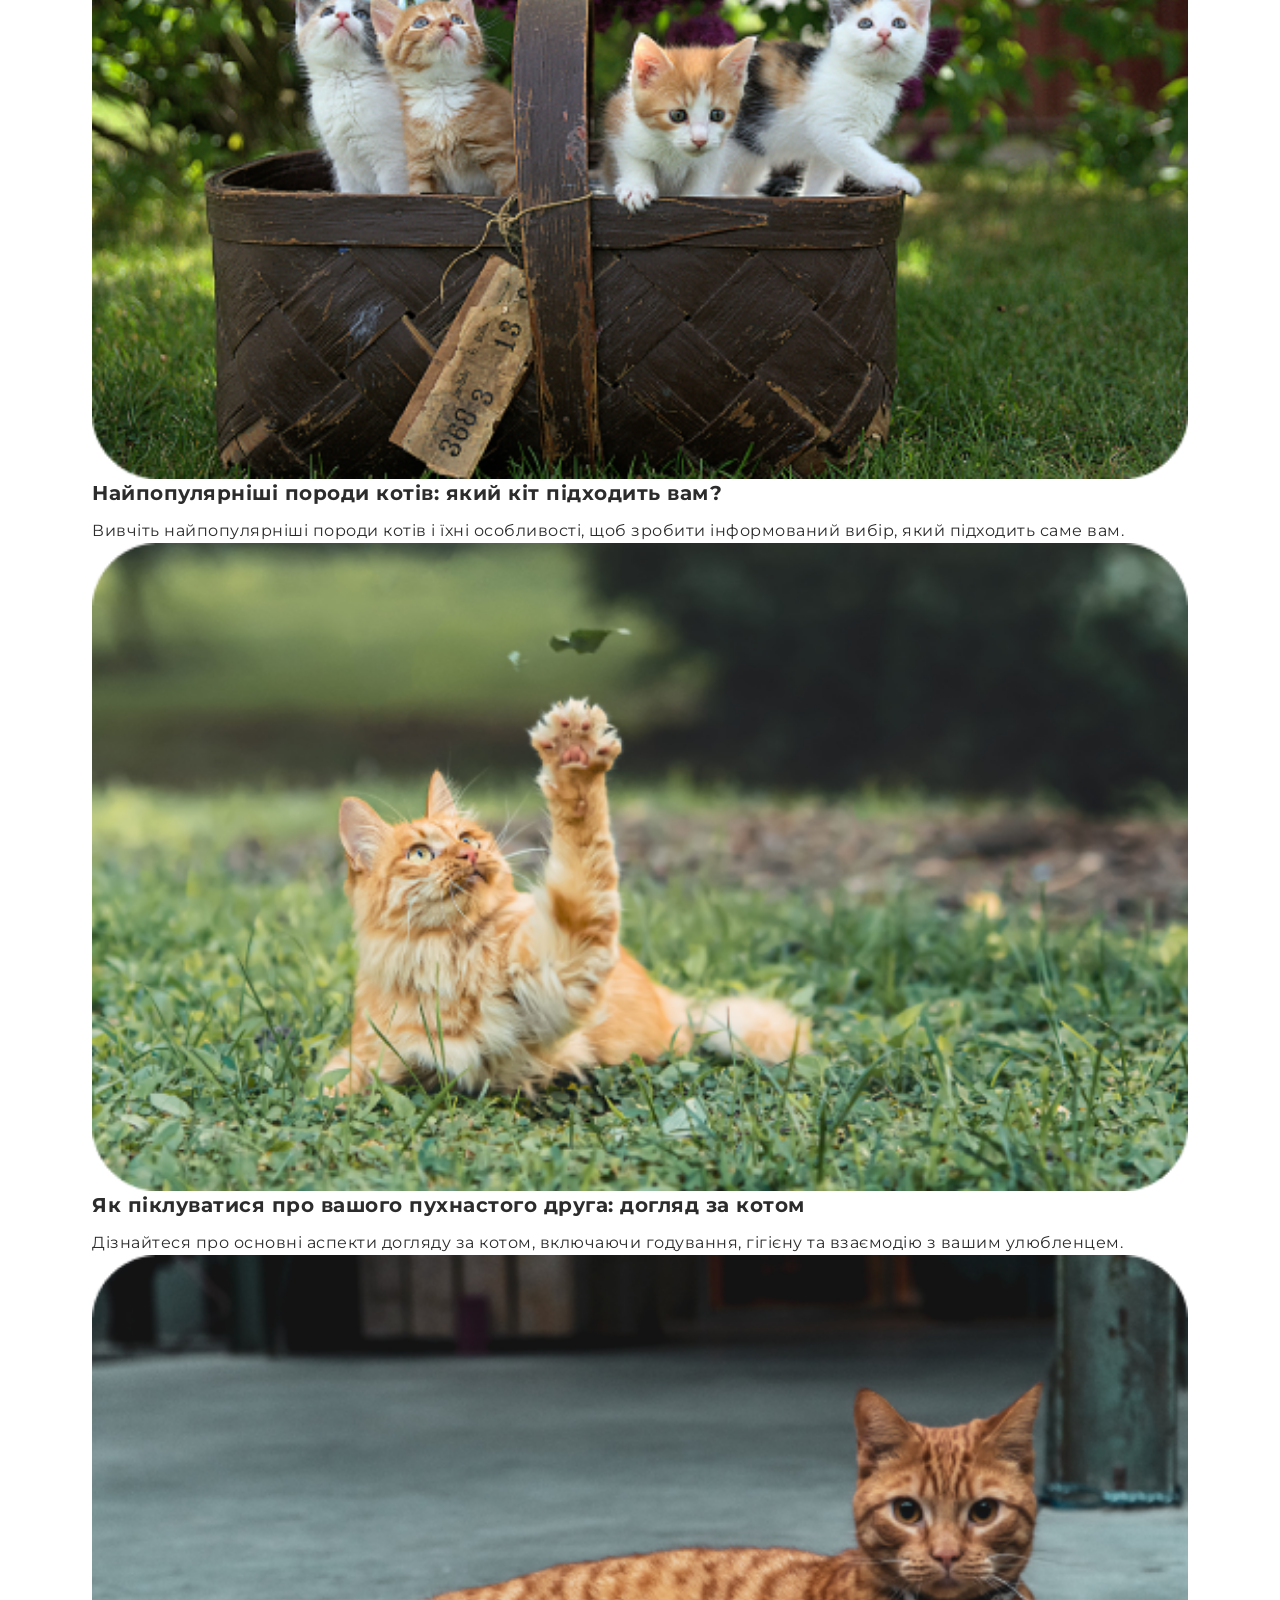
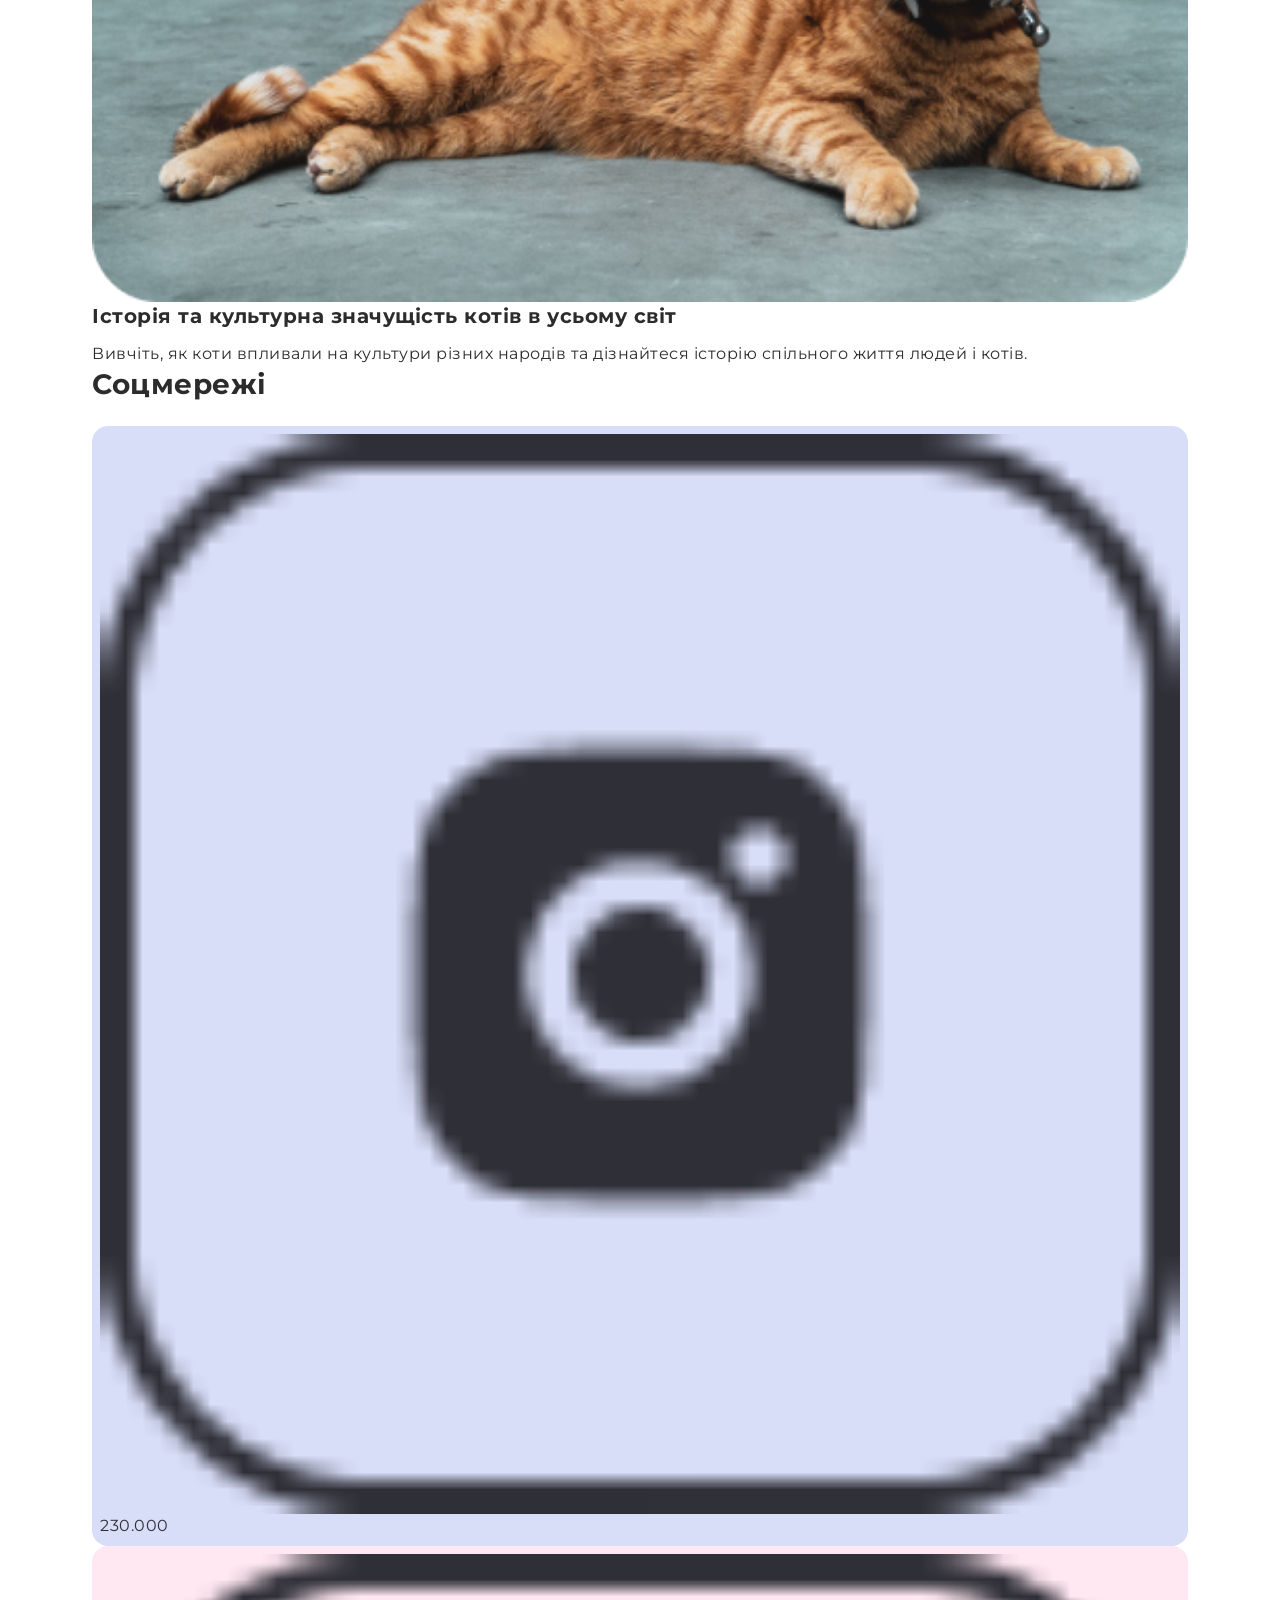
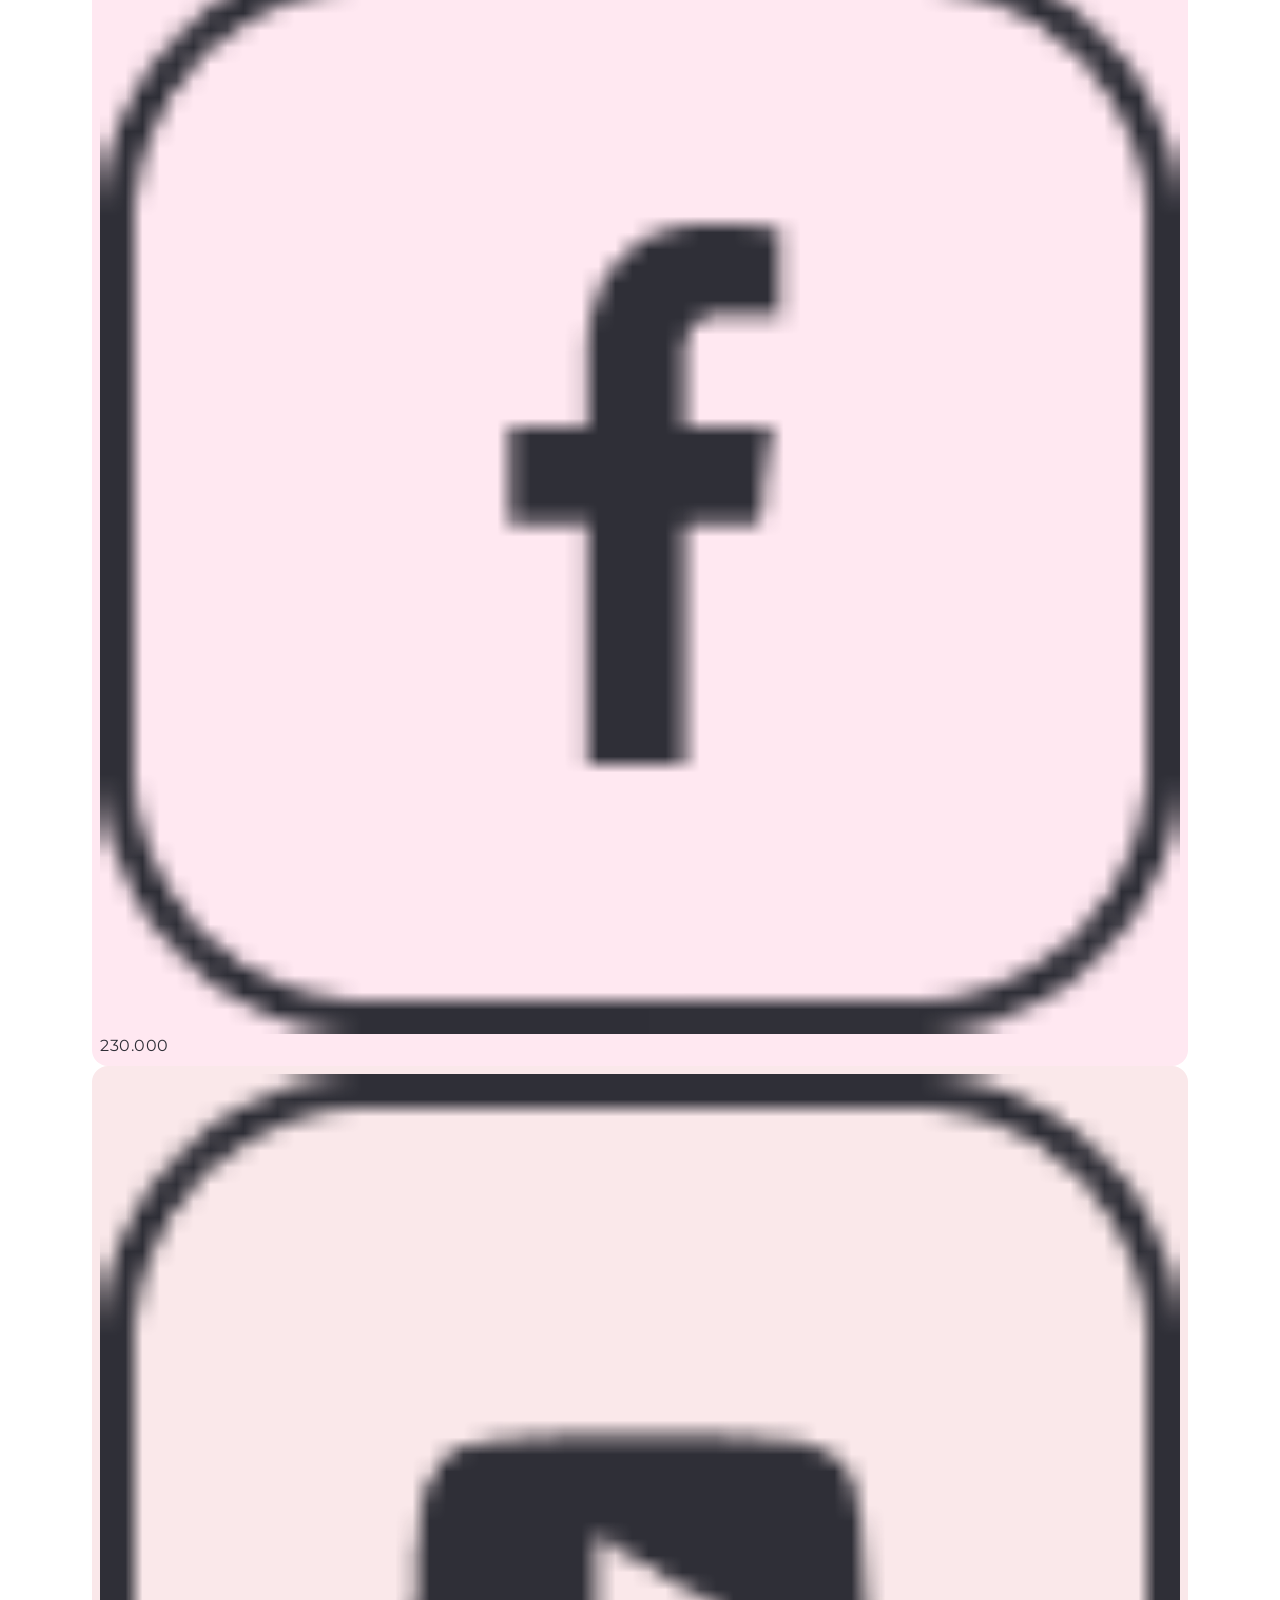
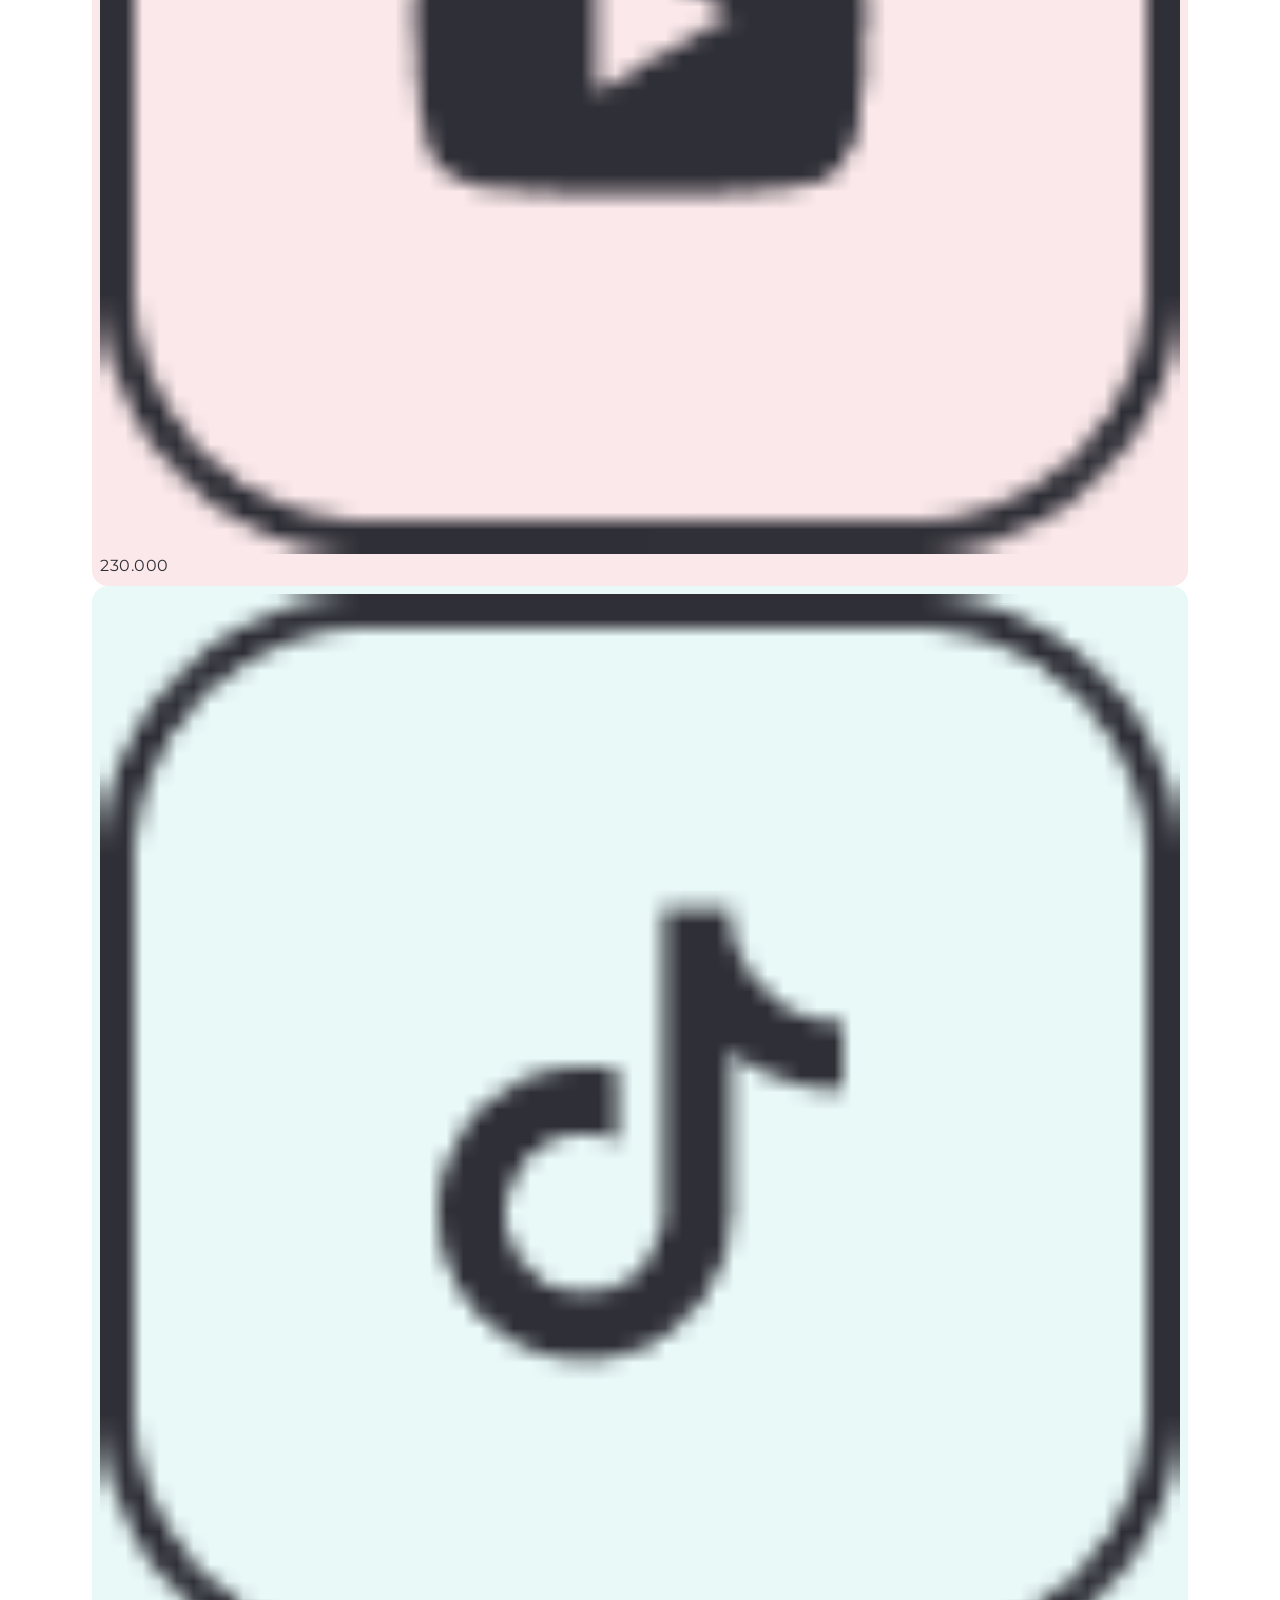
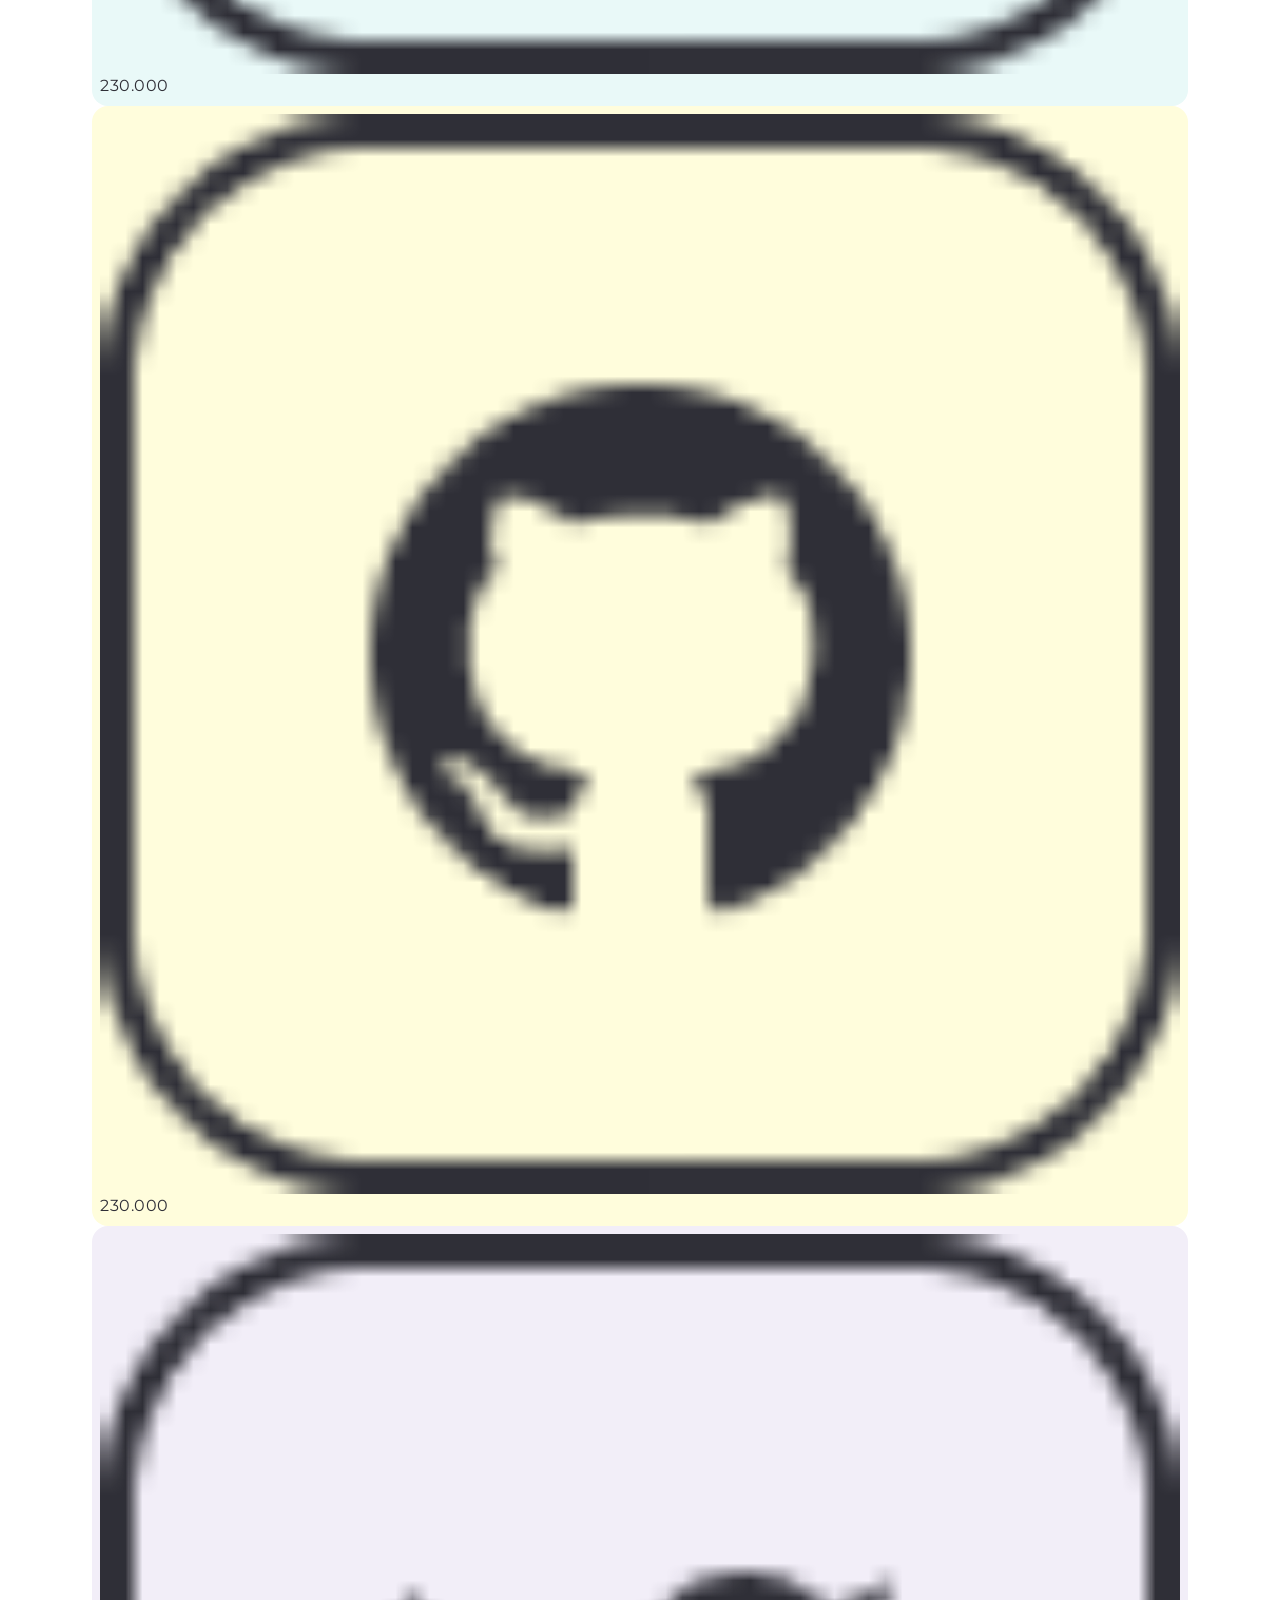
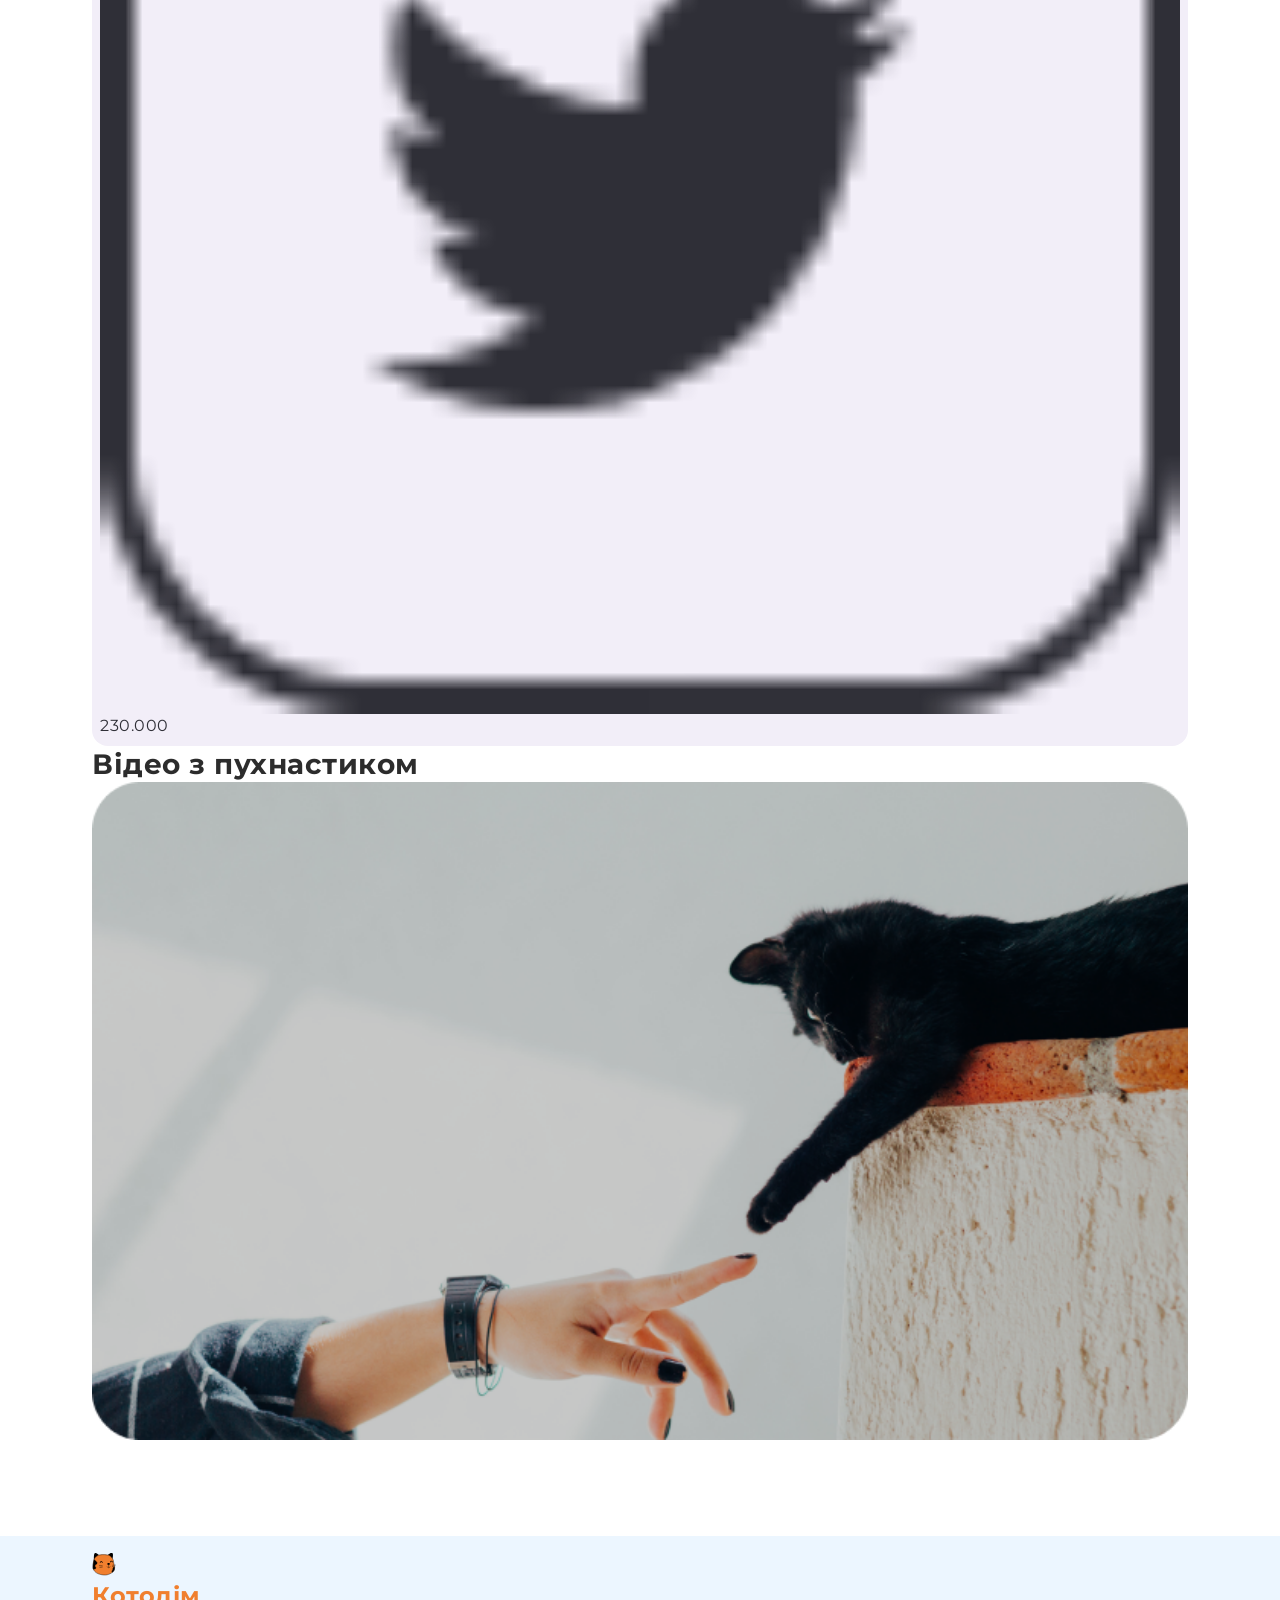
<file: 15-Project (first section)/finish code/index.html>
<!DOCTYPE html>
<html lang="en">

<head>
    <meta charset="UTF-8">
    <meta name="viewport" content="width=device-width, initial-scale=1.0">
    <link rel="preconnect" href="https://fonts.googleapis.com">
    <link rel="preconnect" href="https://fonts.gstatic.com" crossorigin>
    <link href="https://fonts.googleapis.com/css2?family=Montserrat:wght@400;700&display=swap" rel="stylesheet">
    <link rel="stylesheet" href="./styles.css">
    <title>Project</title>
</head>

<body>
    <header class="header">
        <div class="container header-container">
            <img src="./img/cat.svg" alt="cat" class="logo">
            <h1 class="label">Котодім</h1>
        </div>
    </header>
    <main class="main">
        <div class="container">
            <ul class="posts">
                <li class="post">
                    <a href="#">
                        <picture>
                            <!-- For viewports wider than 768px -->
                            <source media="(min-width: 768px)" srcset="img/picture-1.png">

                            <!-- For viewports between 320px and 768px -->
                            <source media="(min-width: 320px) and (max-width: 767px)" srcset="img/picture-1-small.png">

                            <!-- Fallback content -->
                            <img src="img/picture-1-small.png" alt="Description of Image">
                        </picture>
                        <div class="overlay">
                            <h2 class="post-title sub-title">Коти та їхні чудові навички: від полювання до загадкових
                                здібностей</h2>
                        </div>
                    </a>
                </li>
                <li class="post">
                    <a href="#">
                        <img src="./img/picture-2.png" alt="scary kitten" class="post-img">
                        <div class="overlay">
                            <h2 class="post-title sub-title">Коти в літературі та мистецтві: від Егіпетських богів до
                                сучасних
                                майстрів</h2>
                        </div>
                    </a>
                </li>
                <li class="post">
                    <a href="#">
                        <img src="./img/picture-3.png" alt="cat" class="post-img">
                        <div class="overlay">
                            <h2 class="post-title sub-title">Котячі породи для активних власників: як вибрати
                                компаньйона
                            </h2>
                        </div>
                    </a>
                </li>
            </ul>
            <section class="longread">
                <ul class="blog">
                    <li class="blog-item">
                        <a href="#" class="blog-link">
                            <img src="./img/1.png" alt="cat" class="blog-photo">
                            <div class="wrapper">
                                <h2 class="blog-title sub-title">Забавні факти про котів, які вас здивують</h2>
                                <p class="blog-text">Веселі та цікаві факти про котів, які піднімуть вам настрій та
                                    розкажуть про їхні унікальність.</p>
                            </div>
                        </a>
                    </li>
                    <li class="blog-item">
                        <a href="#" class="blog-link">
                            <img src="./img/2.png" alt="cats" class="blog-photo">
                            <div class="wrapper">
                                <h2 class="blog-title sub-title">Найпопулярніші породи котів: який кіт підходить вам?
                                </h2>
                                <p class="blog-text">Вивчіть найпопулярніші породи котів і їхні особливості, щоб зробити
                                    інформований вибір, який підходить саме вам.</p>
                            </div>
                        </a>
                    </li>
                    <li class="blog-item">
                        <a href="#" class="blog-link">
                            <img src="./img/4.png" alt="red-cat" class="blog-photo">
                            <div class="wrapper">
                                <h2 class="blog-title sub-title">Як піклуватися про вашого пухнастого друга: догляд за
                                    котом
                                </h2>
                                <p class="blog-text">Дізнайтеся про основні аспекти догляду за котом, включаючи
                                    годування,
                                    гігієну та взаємодію з вашим улюбленцем.</p>
                            </div>
                        </a>
                    </li>
                    <li class="blog-item">
                        <a href="#" class="blog-link">
                            <img src="./img/3.png" alt="red-cat" class="blog-photo">
                            <div class="wrapper">
                                <h2 class="blog-title sub-title">Історія та культурна значущість котів в усьому світ
                                </h2>
                                <p class="blog-text">Вивчіть, як коти впливали на культури різних народів та дізнайтеся
                                    історію спільного життя людей і котів.</p>
                            </div>
                        </a>
                    </li>
                </ul>
                <div class="socials">
                    <h2 class="socials-title title">Соцмережі</h2>
                    <ul class="socials-list">
                        <li class="socials-item">
                            <a href="#" class="social-link">
                                <img src="./img/instagram.png" alt="instagram" class="social-icon">
                                <p class="social-subscripers">230.000</p>
                            </a>
                        </li>
                        <li class="socials-item">
                            <a href="#" class="social-link">
                                <img src="./img/facebook.png" alt="facebook" class="social-icon">
                                <p class="social-subscripers">230.000</p>
                            </a>
                        </li>
                        <li class="socials-item">
                            <a href="#" class="social-link">
                                <img src="./img/youtube.png" alt="youtube" class="social-icon">
                                <p class="social-subscripers">230.000</p>
                            </a>
                        </li>
                        <li class="socials-item">
                            <a href="#" class="social-link">
                                <img src="./img/tiktok.png" alt="tiktok" class="social-icon">
                                <p class="social-subscripers">230.000</p>
                            </a>
                        </li>
                        <li class="socials-item">
                            <a href="#" class="social-link">
                                <img src="./img/github.png" alt="github" class="social-icon">
                                <p class="social-subscripers">230.000</p>
                            </a>
                        </li>
                        <li class="socials-item">
                            <a href="#" class="social-link">
                                <img src="./img/twitter.png" alt="twitter" class="social-icon">
                                <p class="social-subscripers">230.000</p>
                            </a>
                        </li>
                    </ul>
                </div>
                <div class="video">
                    <h2 class="video-title title">Відео з пухнастиком</h2>
                    <img src="./img/picture.png" alt="video">
                </div>
            </section>
        </div>
    </main>
    <footer class="footer">
        <div class="container">
            <img src="./img/cat.svg" alt="cat" class="logo">
            <h2 class="label">Котодім</h2>
        </div>
    </footer>
</body>

</html>
</file>
<file: 1-display_property/finish-code/styles.css>
@import url(./basic-styles.css);

/* lesson styles */

.container {
  display: grid;
}

.container-inline {
  display: inline-grid;
}
</file>
<file: 1-display_property/start-code/styles.css>
@import url(./basic-styles.css);

/* lesson styles */

.container {
  display: grid;
}
</file>
<file: 10-minmax/finish-code/styles.css>
@import url(./basic-styles.css);

/* lesson styles */

.container {
  display: grid;
  gap: 20px;
  border: 10px solid #000;
  grid-template-columns: repeat(auto-fit, minmax(150px,1fr));
}
</file>
<file: 11-grid-template-areas/finish-code/styles.css>
@import url(./basic-styles.css);

/* lesson styles */

.container {
  display: grid;
  grid-template-columns: repeat(4, 1fr);
  grid-template-rows: repeat(3, 150px);
  gap: 20px;
  grid-template-areas:
    "h h h h"
    "m m . s"
    "f f f f";
}

.header {
  grid-area: h;
}

.main {
  grid-area: m;
}

.sidebar {
  grid-area: s;
}

.footer {
  grid-area: f;
}

@media (max-width: 700px) {
  .container {
    grid-template-areas:
      "h h h h"
      "s m m m"
      "s f f f";
  }
}
</file>
<file: 11-grid-template-areas/start-code/styles.css>
@import url(./basic-styles.css);

/* lesson styles */

.container {
  display: grid;
}

.header {
}

.main {
}

.sidebar {
}

.footer {
}

@media (max-width: 700px) {
}
</file>
<file: 12-grid alignment and justification/finish-code/styles.css>
@import url(./basic-styles.css);

/* lesson styles */

.container {
  display: grid;
  grid-template-columns: repeat(4, 150px);
  grid-template-rows: repeat(3, 150px);
  height: 500px;
  border: 10px solid;
  /* justify-items: center;
  align-items: center; */
  /* justify-content: space-evenly; */
  /* align-content: space-evenly; */
}

.item-4 {
  justify-self: stretch;
  align-self: stretch;
}

/* justify-items */

/* align-items */

/* justify-content */

/* align-content */

/* justify-self */

/* align-self */
</file>
<file: 12-grid alignment and justification/start-code/styles.css>
@import url(./basic-styles.css);

/* lesson styles */

.container {
  display: grid;
}
</file>
<file: 14-Project(header)/finish code/styles.css>
@import "./styleguide.css";

.header {
  background-color: var(--common-white);
  padding: 16px 0;
}

.header-container {
  display: grid;
  grid-template-columns: 24px 1fr;
  column-gap: 8px;
  align-items: center;
}

.logo {
  display: block;
  width: 24px;
  height: 24px;
}

.label {
  color: var(--orange);
  font-family: var(--common-font);
  font-size: 24px;
  font-weight: 700;
  line-height: 40px;
  letter-spacing: 0.5px;
}

.main {
  background-color: var(--common-white);
  padding-bottom: 96px;
}

.container {
  max-width: 1128px;
  margin: auto;
  padding: 0 16px;
}

.posts {
  margin-bottom: 80px;
}

.post > a {
  position: relative;
  color: var(--common-white);
}

.overlay {
  border-radius: 0px 0px 16px 16px;
  background-color: rgba(18, 18, 22, 0.5);
  padding: 12px 20px;
  position: absolute;
  left: 0;
  bottom: 0;
  width: 100%;
}

@media (min-width: 1440px) {
  .overlay {
    padding: 24px 48px;
  }
}

.post-title {
  color: var(--common-white);
  font-family: var(--common-font);
}

.blog-link {
  color: var(--common-black);
}

.blog-title {
  color: var(--grey, #2c2c2c);
  font-family: var(--common-font);
  margin-bottom: 12px;
}

.blog-text {
  color: var(--grey, #2c2c2c);
  font-family: var(--common-font);
  font-size: 16px;
  line-height: 24px;
  letter-spacing: 0.5px;
}

.socials-title {
  color: var(--grey, #2c2c2c);
  font-family: var(--common-font);
  margin-bottom: 24px;
}
.social-link {
  padding: 8px;
  color: var(--common-black, #2f2f37);
  border-radius: 16px;
  font-family: var(--common-font);
  font-size: 16px;
  line-height: 24px;
  letter-spacing: 0.5px;
}

.socials-item:nth-child(1) .social-link {
  background-color: var(--navy);
}

.socials-item:nth-child(2) .social-link {
  background-color: var(--pink);
}

.socials-item:nth-child(3) .social-link {
  background-color: var(--scarlet);
}

.socials-item:nth-child(4) .social-link {
  background-color: var(--turquoise);
}

.socials-item:nth-child(5) .social-link {
  background-color: var(--yellow);
}

.socials-item:nth-child(6) .social-link {
  background-color: var(--lilac);
}

.video-title {
  color: var(--grey, #2c2c2c);
  font-family: var(--common-font);
}

.footer {
  padding: 16px;
  background-color: var(--blue-light);
}
</file>
<file: 15-Project (first section)/finish code/styles.css>
@import "./styleguide.css";

.header {
  background-color: var(--common-white);
  padding: 16px 0;
}

.header-container {
  display: grid;
  grid-template-columns: 24px 1fr;
  column-gap: 8px;
  align-items: center;
}

.logo {
  display: block;
  width: 24px;
  height: 24px;
}

.label {
  color: var(--orange);
  font-family: var(--common-font);
  font-size: 24px;
  font-weight: 700;
  line-height: 40px;
  letter-spacing: 0.5px;
}

.main {
  background-color: var(--common-white);
  padding-bottom: 96px;
}

.container {
  max-width: 1128px;
  margin: auto;
  padding: 0 16px;
}

.posts {
  margin-bottom: 80px;
  display: grid;
  gap: 12px;
  grid-template-columns: 1fr;
}

@media (min-width: 768px) {
  .posts {
    gap: 24px;
    grid-template-columns: repeat(2, 1fr);
  }

  .post:first-child {
    grid-column: 1 / 2;
    grid-row: 1 / 3;
  }
}

.post > a {
  position: relative;
  color: var(--common-white);
}

.overlay {
  border-radius: 0px 0px 16px 16px;
  background-color: rgba(18, 18, 22, 0.5);
  padding: 12px 20px;
  position: absolute;
  left: 0;
  bottom: 0;
  width: 100%;
}

@media (min-width: 1440px) {
  .overlay {
    padding: 24px 48px;
  }
}

.post-title {
  color: var(--common-white);
  font-family: var(--common-font);
}

.blog-link {
  color: var(--common-black);
}

.blog-title {
  color: var(--grey, #2c2c2c);
  font-family: var(--common-font);
  margin-bottom: 12px;
}

.blog-text {
  color: var(--grey, #2c2c2c);
  font-family: var(--common-font);
  font-size: 16px;
  line-height: 24px;
  letter-spacing: 0.5px;
}

.socials-title {
  color: var(--grey, #2c2c2c);
  font-family: var(--common-font);
  margin-bottom: 24px;
}
.social-link {
  padding: 8px;
  color: var(--common-black, #2f2f37);
  border-radius: 16px;
  font-family: var(--common-font);
  font-size: 16px;
  line-height: 24px;
  letter-spacing: 0.5px;
}

.socials-item:nth-child(1) .social-link {
  background-color: var(--navy);
}

.socials-item:nth-child(2) .social-link {
  background-color: var(--pink);
}

.socials-item:nth-child(3) .social-link {
  background-color: var(--scarlet);
}

.socials-item:nth-child(4) .social-link {
  background-color: var(--turquoise);
}

.socials-item:nth-child(5) .social-link {
  background-color: var(--yellow);
}

.socials-item:nth-child(6) .social-link {
  background-color: var(--lilac);
}

.video-title {
  color: var(--grey, #2c2c2c);
  font-family: var(--common-font);
}

.footer {
  padding: 16px;
  background-color: var(--blue-light);
}
</file>
